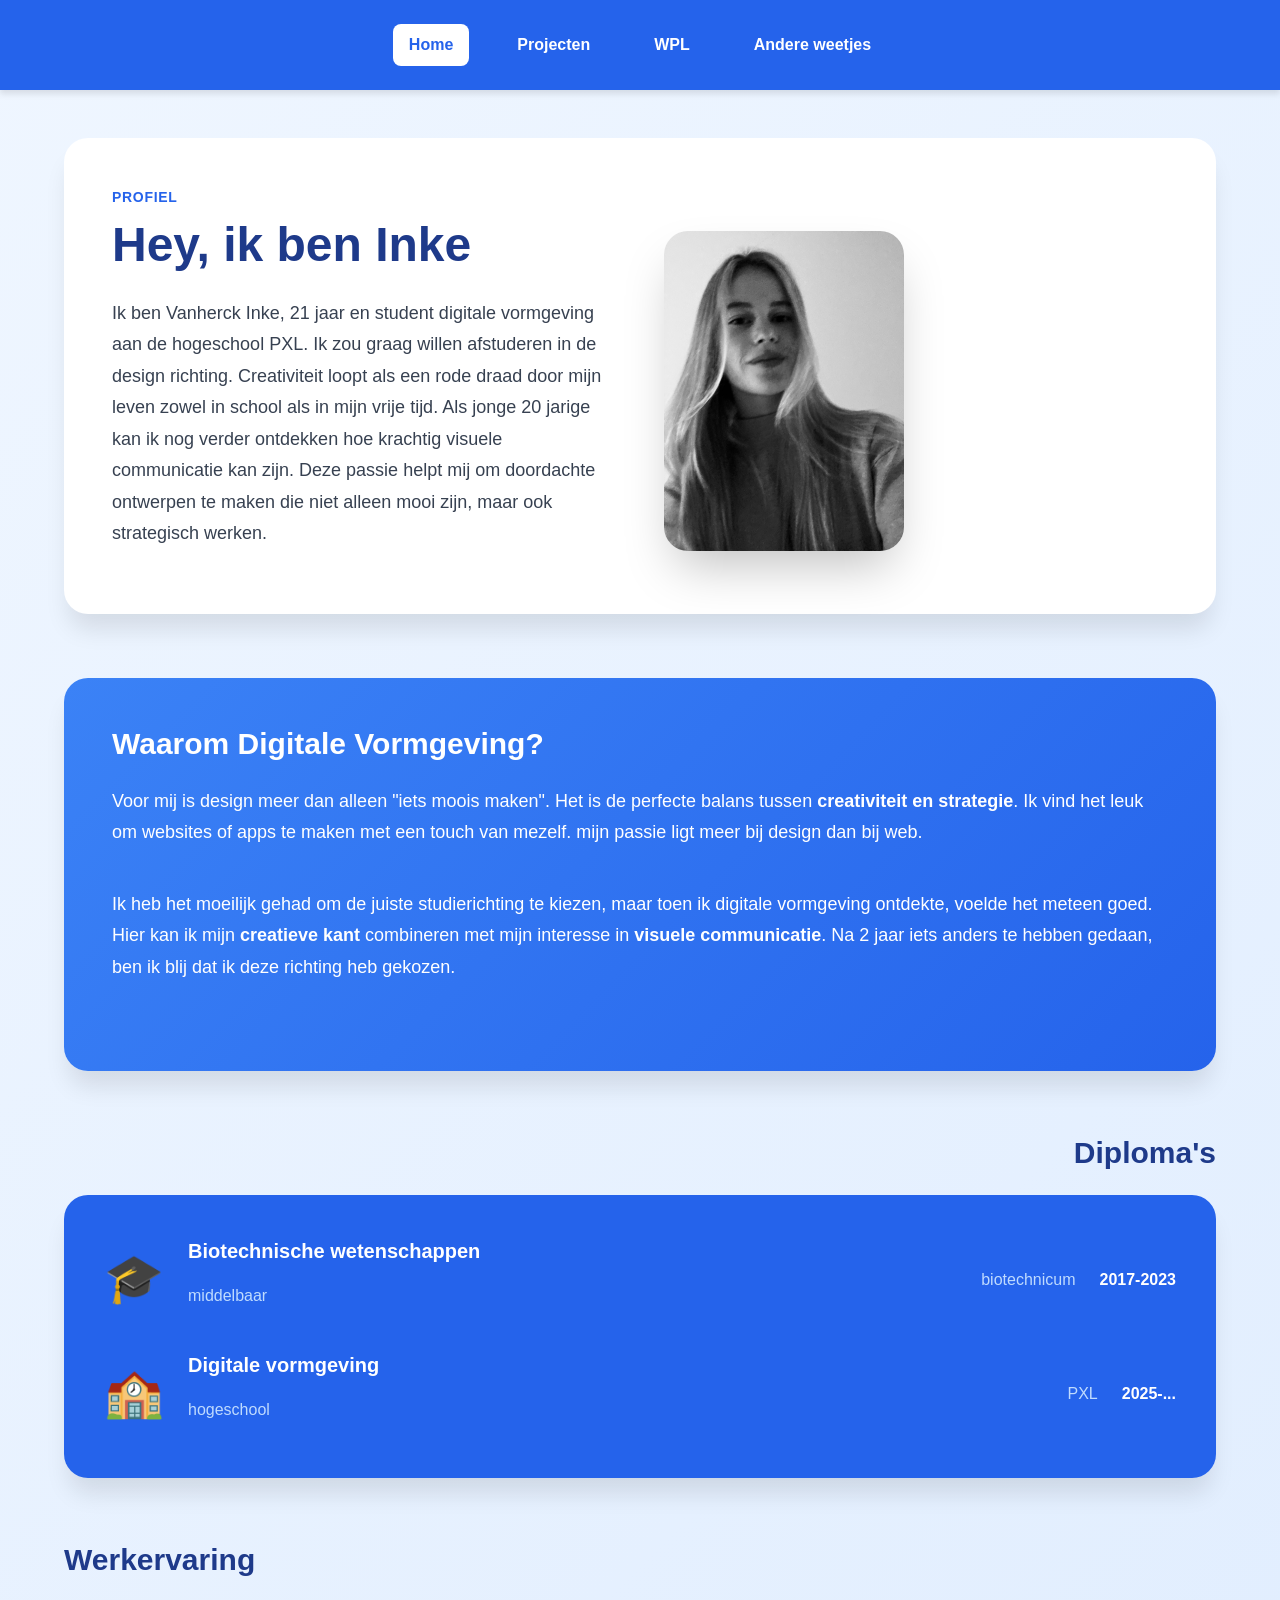
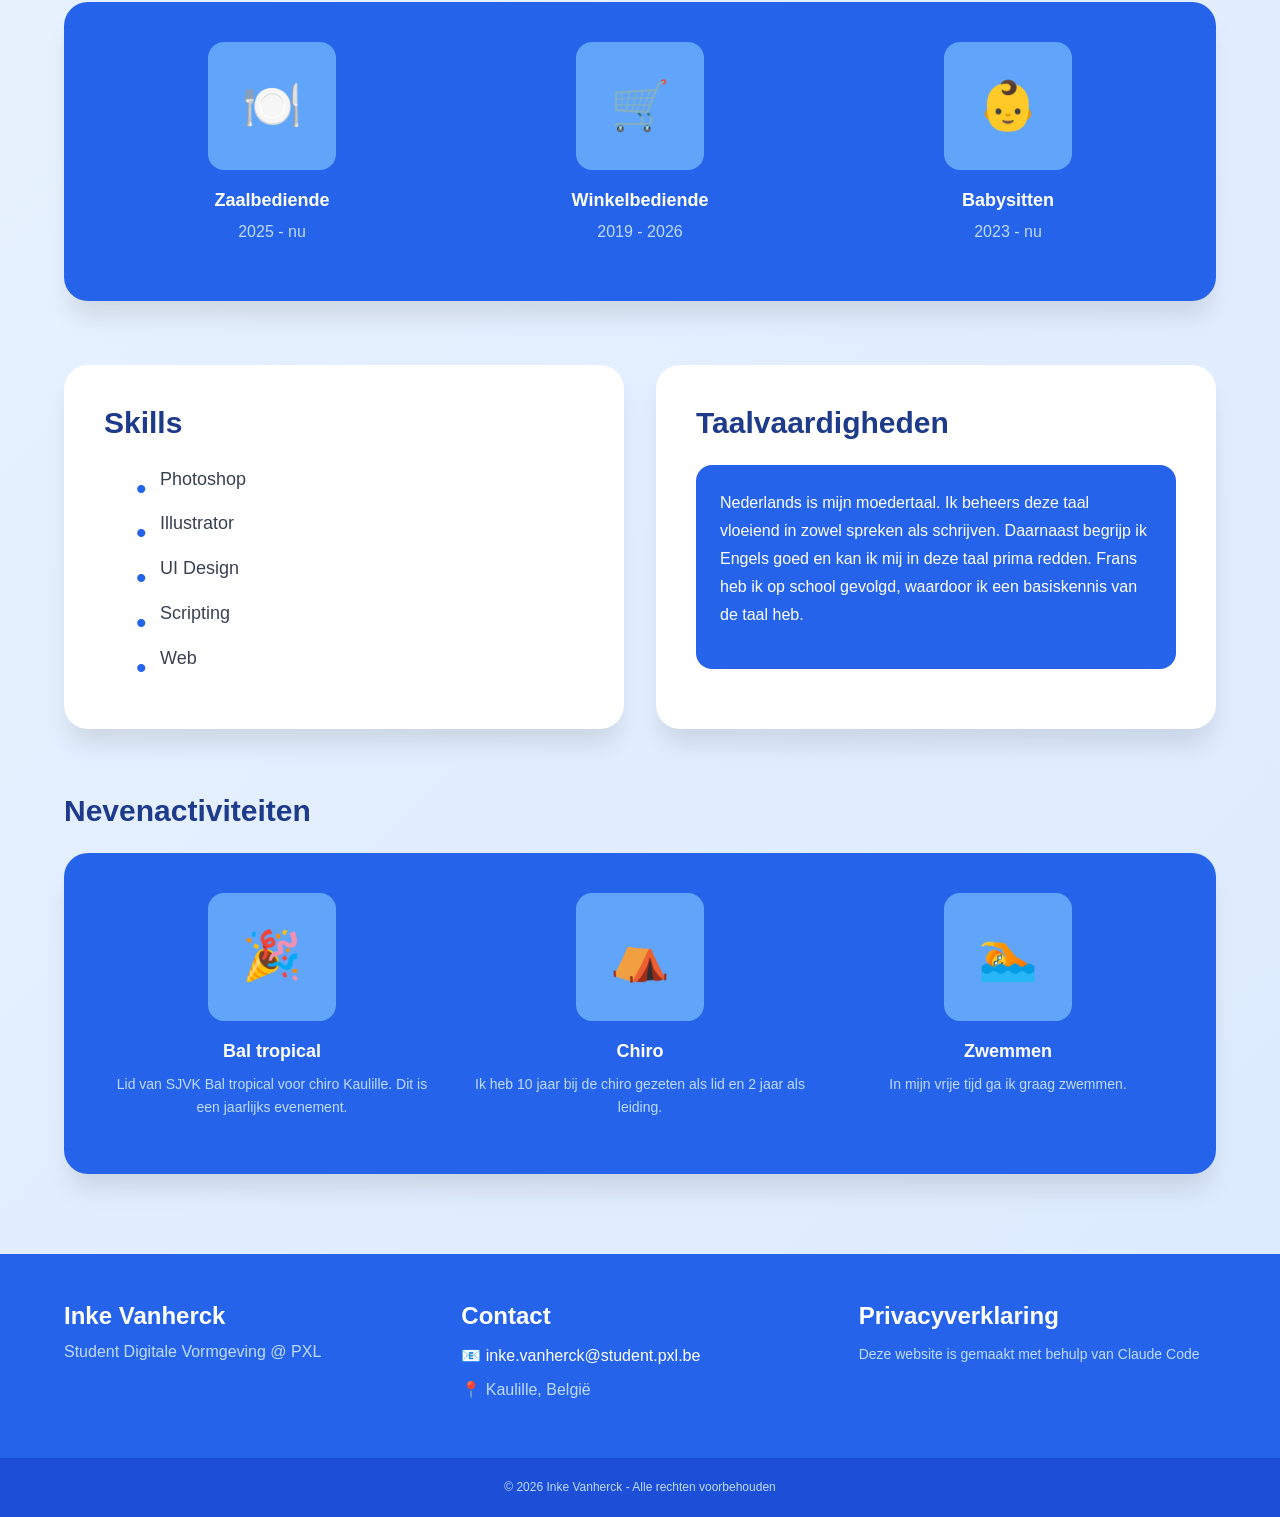
<file: index.html>
<!DOCTYPE html>
<html lang="en">
<head>
    <meta charset="UTF-8">
    <!-- Bootstrap core CSS -->
    <link href="https://cdn.jsdelivr.net/npm/bootstrap@5.3.0/dist/css/bootstrap.min.css" rel="stylesheet">
    <!-- Bootstrap Icons -->
    <link href="https://cdn.jsdelivr.net/npm/bootstrap-icons@1.10.5/font/bootstrap-icons.css" rel="stylesheet">
    <title>Inke Vanherck - Portfolio</title>
    <link rel="stylesheet" href="./portfolio/portfolioInke.css">
</head>
<body>
<!-- Navigation -->
<nav class="navbar">
    <div class="nav-container">
        <a href="index.html" class="nav-link active">Home</a>
        <a href="./portfolio/projecten.html" class="nav-link">Projecten</a>
        <a href="./portfolio/WPL.html" class="nav-link">WPL</a>
        <a href="./portfolio/andereweetjes.html" class="nav-link">Andere weetjes</a>
    </div>
</nav>

<!-- Content -->
<main class="main-container">
    <!-- Hero Section -->
    <section class="hero-section">
        <p class="label">Profiel</p>
        <div class="profile-grid">
            <div class="profile-text">
                <h1>Hey, ik ben Inke</h1>
                <p>Ik ben Vanherck Inke, 21 jaar en student digitale vormgeving aan de hogeschool PXL. Ik zou graag willen afstuderen in de design richting. Creativiteit loopt als een rode draad door mijn leven zowel in school als in mijn vrije tijd. Als jonge 20 jarige kan ik nog verder ontdekken hoe krachtig visuele communicatie kan zijn. Deze passie helpt mij om doordachte ontwerpen te maken die niet alleen mooi zijn, maar ook strategisch werken.</p>
            </div>
            <div class="profile-image-placeholder">
                <img src="./portfolio/image/mezelf.jpg" alt="Foto van Inke" class="profile-image">
            </div>
        </div>
    </section>

    <!-- Waarom DVO -->
    <section class="blue-gradient-section">
        <h2>Waarom Digitale Vormgeving?</h2>
        <div class="motivation-item">
            <div>
                <p>Voor mij is design meer dan alleen "iets moois maken". Het is de perfecte balans tussen <strong>creativiteit en strategie</strong>. Ik vind het leuk om websites of apps te maken met een touch van mezelf. mijn passie ligt meer bij design dan bij web.</p>
            </div>
        </div>
        <div class="motivation-item">
            <div>
                <p>Ik heb het moeilijk gehad om de juiste studierichting te kiezen, maar toen ik digitale vormgeving ontdekte, voelde het meteen goed. Hier kan ik mijn <strong>creatieve kant</strong> combineren met mijn interesse in <strong>visuele communicatie</strong>. Na 2 jaar iets anders te hebben gedaan, ben ik blij dat ik deze richting heb gekozen.</p>
            </div>
        </div>
    </section>

    <!-- Diploma's -->
    <section class="section">
        <h2 class="section-title-right">Diploma's</h2>
        <div class="blue-box">
            <div class="diploma-row">
                <span class="emoji">🎓</span>
                <div class="diploma-info">
                    <p class="diploma-title">Biotechnische wetenschappen</p>
                    <p class="diploma-subtitle">middelbaar</p>
                </div>
                <div class="diploma-school">biotechnicum</div>
                <div class="diploma-date">2017-2023</div>
            </div>
            <div class="diploma-row">
                <span class="emoji">🏫</span>
                <div class="diploma-info">
                    <p class="diploma-title">Digitale vormgeving</p>
                    <p class="diploma-subtitle">hogeschool</p>
                </div>
                <div class="diploma-school">PXL</div>
                <div class="diploma-date">2025-...</div>
            </div>
        </div>
    </section>

    <!-- Werkervaring -->
    <section class="section">
        <h2 class="section-title-left">Werkervaring</h2>
        <div class="blue-box">
            <div class="grid-3">
                <div class="grid-item">
                    <div class="grid-icon">🍽️</div>
                    <p class="grid-title">Zaalbediende</p>
                    <p class="grid-subtitle">2025 - nu</p>
                </div>
                <div class="grid-item">
                    <div class="grid-icon">🛒</div>
                    <p class="grid-title">Winkelbediende</p>
                    <p class="grid-subtitle">2019 - 2026</p>
                </div>
                <div class="grid-item">
                    <div class="grid-icon">👶</div>
                    <p class="grid-title">Babysitten</p>
                    <p class="grid-subtitle">2023 - nu</p>
                </div>
            </div>
        </div>
    </section>

    <!-- Skills & Talen -->
    <div class="two-column-grid">
        <section class="white-card">
            <h2>Skills</h2>
            <ul class="skill-list">
                <li>Photoshop</li>
                <li>Illustrator</li>
                <li>UI Design</li>
                <li>Scripting</li>
                <li>Web</li>
            </ul>
        </section>

        <section class="white-card">
            <h2>Taalvaardigheden</h2>
            <div class="inner-blue-box">
                <p>Nederlands is mijn moedertaal. Ik beheers deze taal vloeiend in zowel spreken als schrijven. Daarnaast begrijp ik Engels goed en kan ik mij in deze taal prima redden. Frans heb ik op school gevolgd, waardoor ik een basiskennis van de taal heb.</p>
            </div>
        </section>
    </div>

    <!-- Nevenactiviteiten -->
    <section class="section">
        <h2 class="section-title-left">Nevenactiviteiten</h2>
        <div class="blue-box">
            <div class="grid-3">
                <div class="grid-item">
                    <div class="grid-icon">🎉</div>
                    <p class="grid-title">Bal tropical</p>
                    <p class="grid-text">Lid van SJVK Bal tropical voor chiro Kaulille. Dit is een jaarlijks evenement.</p>
                </div>
                <div class="grid-item">
                    <div class="grid-icon">⛺</div>
                    <p class="grid-title">Chiro</p>
                    <p class="grid-text">Ik heb 10 jaar bij de chiro gezeten als lid en 2 jaar als leiding.</p>
                </div>
                <div class="grid-item">
                    <div class="grid-icon">🏊</div>
                    <p class="grid-title">Zwemmen</p>
                    <p class="grid-text">In mijn vrije tijd ga ik graag zwemmen.</p>
                </div>
            </div>
        </div>
    </section>
</main>

<!-- Footer -->
<footer class="footer">
    <div class="footer-content">
        <div class="footer-column">
            <h3>Inke Vanherck</h3>
            <p>Student Digitale Vormgeving @ PXL</p>
        </div>
        <div class="footer-column">
            <h4>Contact</h4>
            <p>📧 <a href="mailto:inke.vanherck@student.pxl.be">inke.vanherck@student.pxl.be</a></p>
            <p>📍 Kaulille, België</p>
        </div>
        <div class="footer-column">
            <h4>Privacyverklaring</h4>
            <p class="small-text">Deze website is gemaakt met behulp van Claude Code</p>
        </div>
    </div>
    <div class="footer-bottom">
        &copy; 2026 Inke Vanherck - Alle rechten voorbehouden
    </div>
</footer>
</body>
</html>
</file>
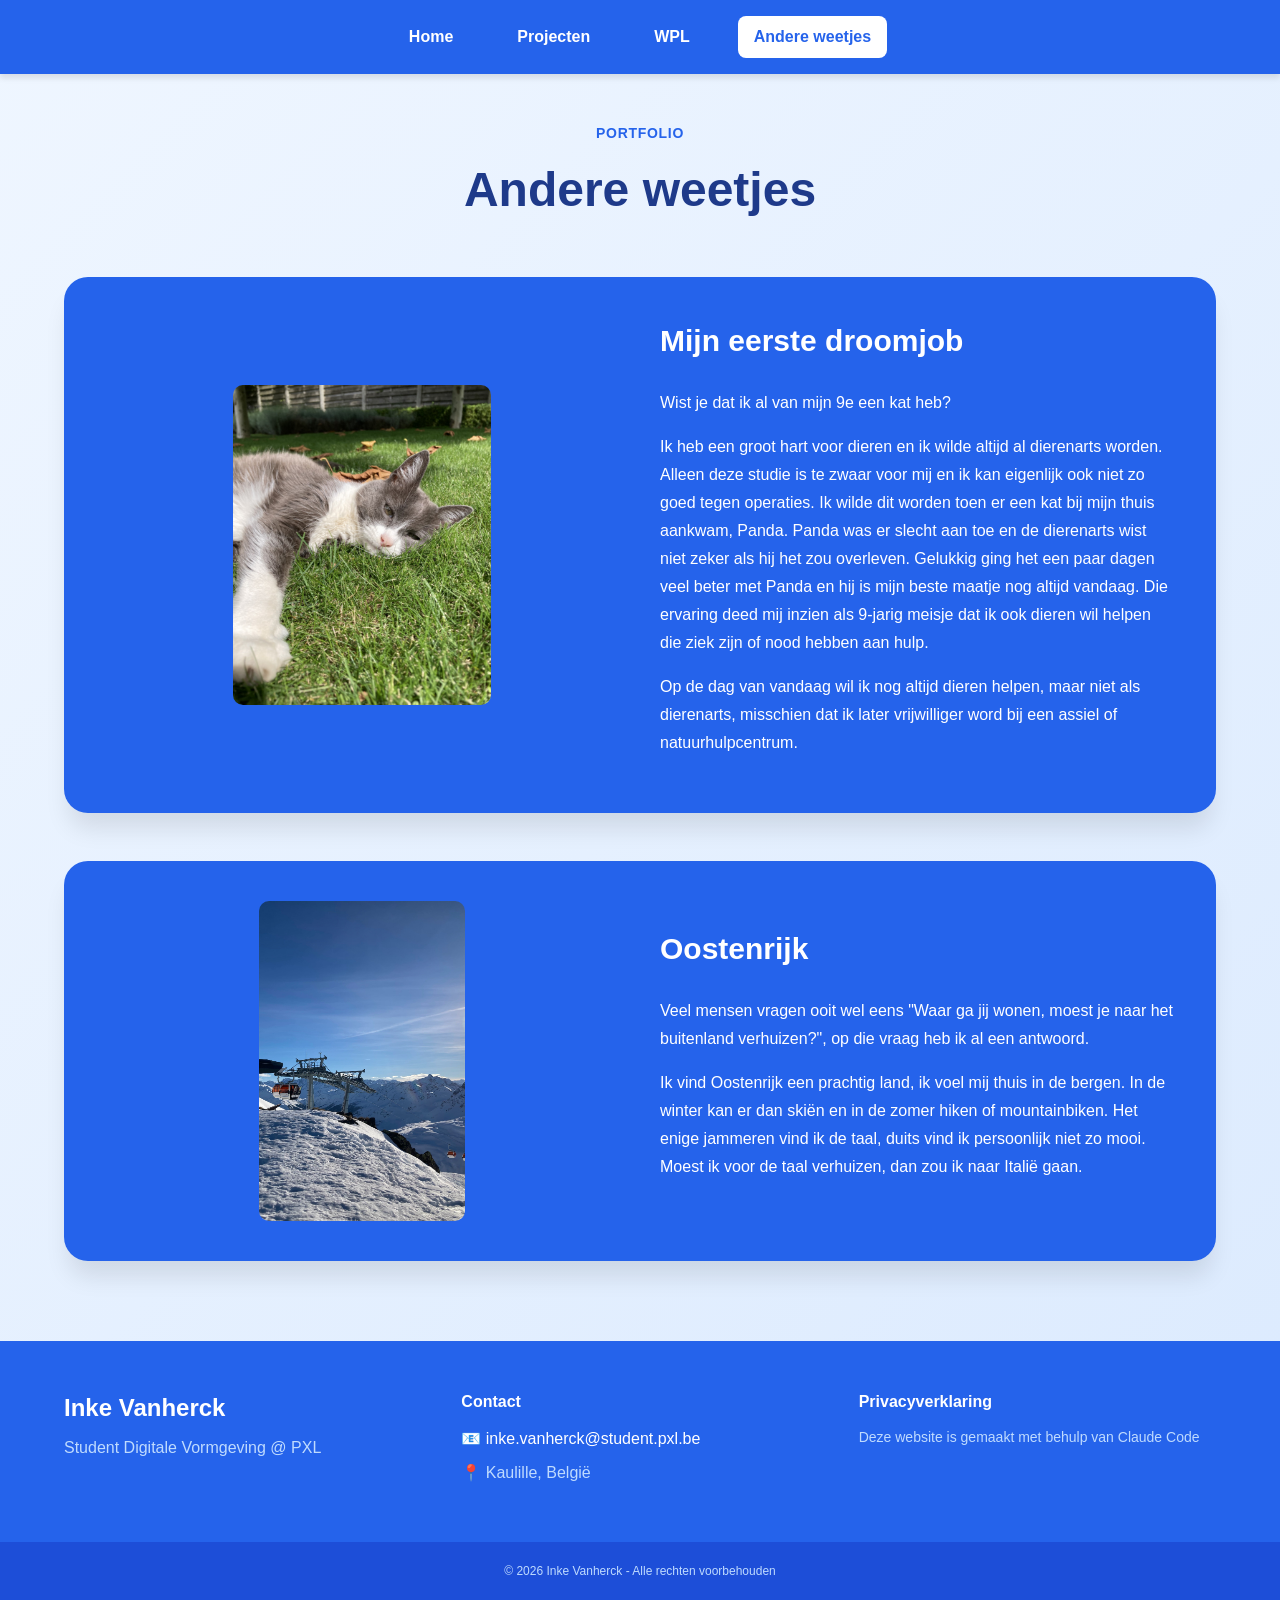
<file: portfolio/andereweetjes.html>
<!DOCTYPE html>
<html lang="nl">
<head>
    <meta charset="UTF-8">
    <meta name="viewport" content="width=device-width, initial-scale=1.0">
    <title>Inke Vanherck - Andere weetjes</title>
    <link rel="stylesheet" href="portfolioInke.css">
</head>
<body>
<!-- Navigation -->
<nav class="navbar">
    <div class="nav-container">
        <a href="../index.html" class="nav-link">Home</a>
        <a href="projecten.html" class="nav-link">Projecten</a>
        <a href="WPL.html" class="nav-link">WPL</a>
        <a href="andereweetjes.html" class="nav-link active">Andere weetjes</a>
    </div>
</nav>

<!-- Content -->
<main class="main-container">
    <!-- Header -->
    <section class="page-header">
        <p class="label">Portfolio</p>
        <h1>Andere weetjes</h1>
    </section>

    <!-- Weetje 1 - Panda -->
    <article class="weetje-card blue-box">
        <div class="weetje-grid">
            <div class="weetje-image">
                <img src="./image/panda.jpg" alt="Foto van Panda" class="panda-image">
            </div>
            <div class="weetje-text">
                <h2>Mijn eerste droomjob</h2>
                <div class="text-content">
                    <p>Wist je dat ik al van mijn 9e een kat heb?</p>
                    <p>Ik heb een groot hart voor dieren en ik wilde altijd al dierenarts worden. Alleen deze studie is te zwaar voor mij en ik kan eigenlijk ook niet zo goed tegen operaties. Ik wilde dit worden toen er een kat bij mijn thuis aankwam, Panda. Panda was er slecht aan toe en de dierenarts wist niet zeker als hij het zou overleven. Gelukkig ging het een paar dagen veel beter met Panda en hij is mijn beste maatje nog altijd vandaag. Die ervaring deed mij inzien als 9-jarig meisje dat ik ook dieren wil helpen die ziek zijn of nood hebben aan hulp.</p>
                    <p>Op de dag van vandaag wil ik nog altijd dieren helpen, maar niet als dierenarts, misschien dat ik later vrijwilliger word bij een assiel of natuurhulpcentrum.</p>
                </div>
            </div>
        </div>
    </article>

    <!-- Weetje 2 - Oostenrijk -->
    <article class="weetje-card blue-box">
        <div class="weetje-grid reverse">
            <div class="weetje-text">
                <h2>Oostenrijk</h2>
                <div class="text-content">
                    <p>Veel mensen vragen ooit wel eens "Waar ga jij wonen, moest je naar het buitenland verhuizen?", op die vraag heb ik al een antwoord.</p>
                    <p>Ik vind Oostenrijk een prachtig land, ik voel mij thuis in de bergen. In de winter kan er dan skiën en in de zomer hiken of mountainbiken. Het enige jammeren vind ik de taal, duits vind ik persoonlijk niet zo mooi. Moest ik voor de taal verhuizen, dan zou ik naar Italië gaan.</p>
                </div>
            </div>
            <div class="weetje-image">
                <img src="./image/oostenrijk.jpg" alt="Foto van Oostenrijk" class="oostenrijk-image">
            </div>
        </div>
    </article>
</main>

<!-- Footer -->
<footer class="footer">
    <div class="footer-content">
        <div class="footer-column">
            <h3>Inke Vanherck</h3>
            <p>Student Digitale Vormgeving @ PXL</p>
        </div>
        <div class="footer-column">
            <h4>Contact</h4>
            <p>📧 <a href="mailto:inke.vanherck@student.pxl.be">inke.vanherck@student.pxl.be</a></p>
            <p>📍 Kaulille, België</p>
        </div>
        <div class="footer-column">
            <h4>Privacyverklaring</h4>
            <p class="small-text">Deze website is gemaakt met behulp van Claude Code</p>
        </div>
    </div>
    <div class="footer-bottom">
        &copy; 2026 Inke Vanherck - Alle rechten voorbehouden
    </div>
</footer>
</body>
</html>
</file>
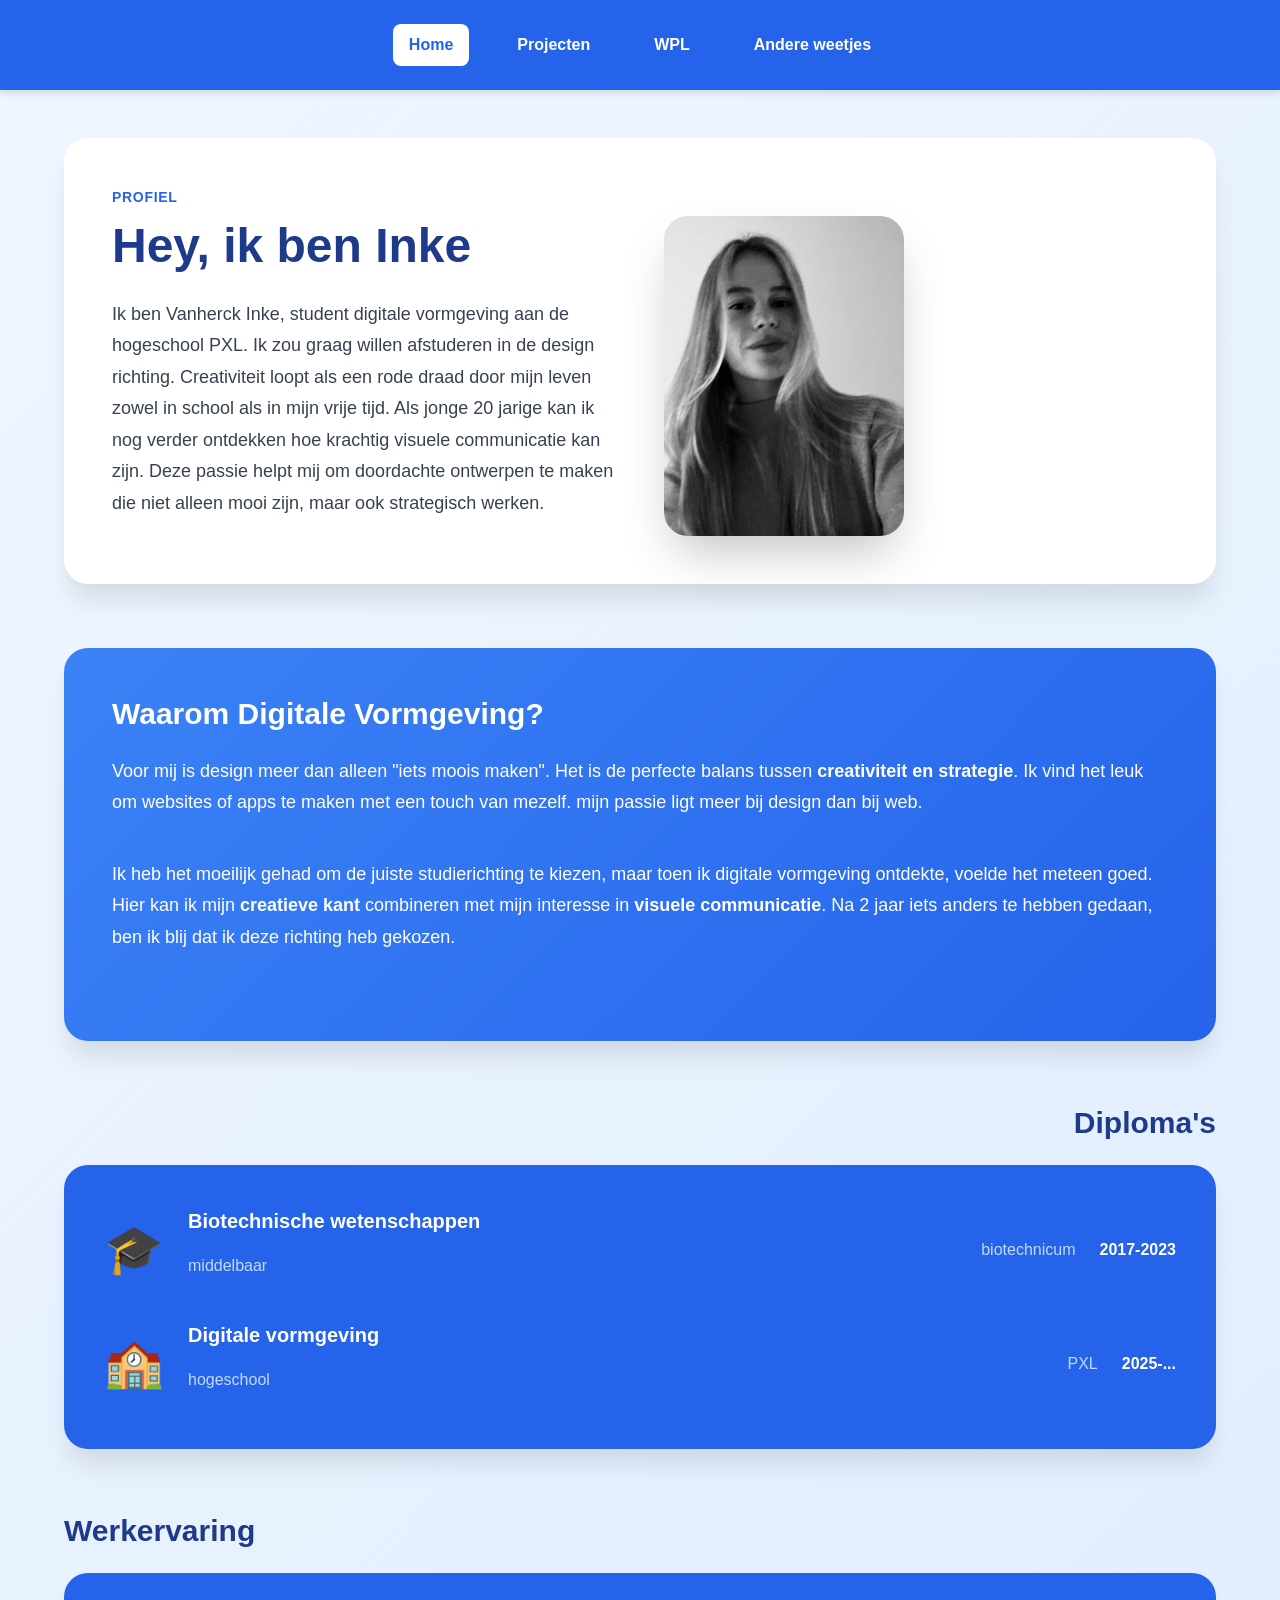
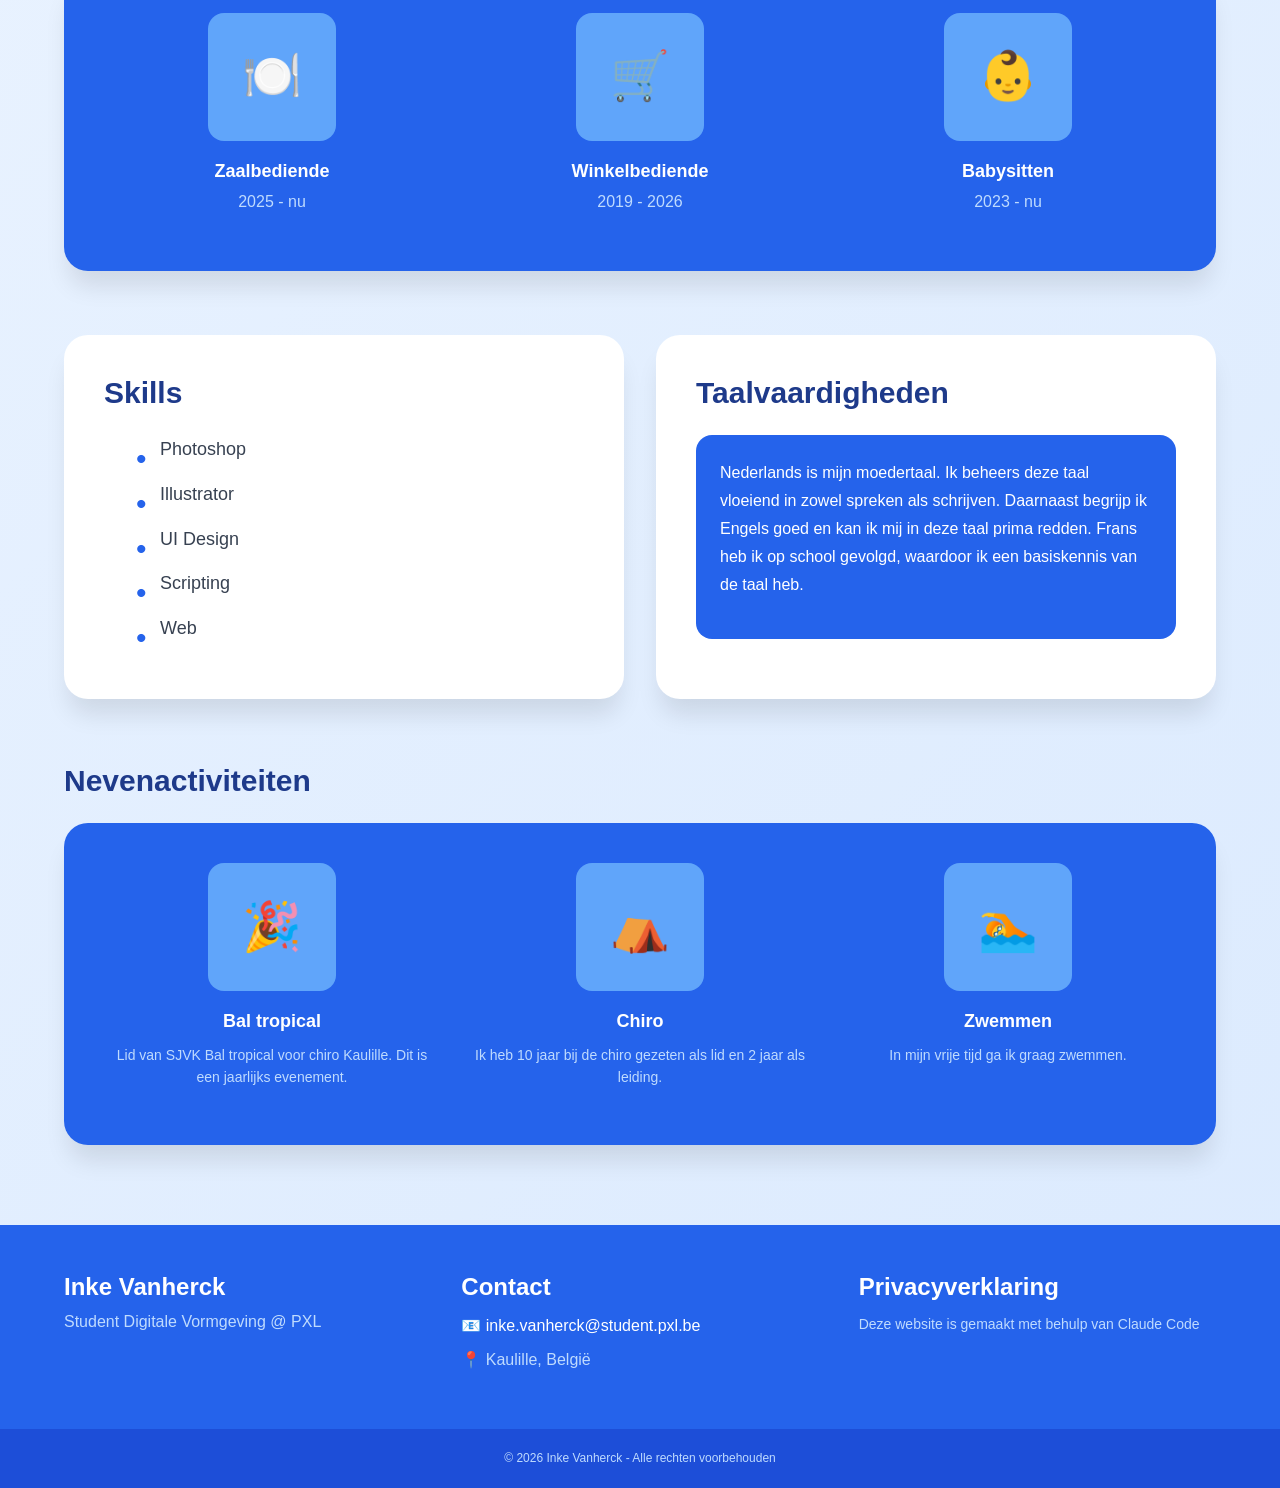
<file: portfolio/portfolioInke.html>
<!DOCTYPE html>
<html lang="nl">
<head>
    <meta charset="UTF-8">
    <meta name="viewport" content="width=device-width, initial-scale=1.0">
    <!-- Added Bootstrap CSS and Bootstrap Icons -->
    <link href="https://cdn.jsdelivr.net/npm/bootstrap@5.3.0/dist/css/bootstrap.min.css" rel="stylesheet">
    <link href="https://cdn.jsdelivr.net/npm/bootstrap-icons@1.10.5/font/bootstrap-icons.css" rel="stylesheet">
    <title>Inke Vanherck - Portfolio</title>
    <link rel="stylesheet" href="portfolioInke.css">
</head>
<body>

<nav class="navbar">
    <div class="nav-container">
        <a href="portfolioInke.html" class="nav-link active">Home</a>
        <a href="projecten.html" class="nav-link">Projecten</a>
        <a href="WPL.html" class="nav-link">WPL</a>
        <a href="andereweetjes.html" class="nav-link">Andere weetjes</a>
    </div>
</nav>


<main class="main-container">
    <!-- Hero Section -->
    <section class="hero-section">
        <p class="label">Profiel</p>
        <div class="profile-grid">
            <div class="profile-text">
                <h1>Hey, ik ben Inke</h1>
                <p>Ik ben Vanherck Inke, student digitale vormgeving aan de hogeschool PXL. Ik zou graag willen afstuderen in de design richting. Creativiteit loopt als een rode draad door mijn leven zowel in school als in mijn vrije tijd. Als jonge 20 jarige kan ik nog verder ontdekken hoe krachtig visuele communicatie kan zijn. Deze passie helpt mij om doordachte ontwerpen te maken die niet alleen mooi zijn, maar ook strategisch werken.</p>
            </div>
            <div class="profile-image-placeholder">
                <img src="../.idea/mezelf.jpg" alt="Foto van Inke" class="profile-image">
            </div>
        </div>
    </section>


    <section class="blue-gradient-section">
        <h2>Waarom Digitale Vormgeving?</h2>
        <div class="motivation-item">
            <div>
                <p>Voor mij is design meer dan alleen "iets moois maken". Het is de perfecte balans tussen <strong>creativiteit en strategie</strong>. Ik vind het leuk om websites of apps te maken met een touch van mezelf. mijn passie ligt meer bij design dan bij web.</p>
            </div>
        </div>
        <div class="motivation-item">
            <div>
                <p>Ik heb het moeilijk gehad om de juiste studierichting te kiezen, maar toen ik digitale vormgeving ontdekte, voelde het meteen goed. Hier kan ik mijn <strong>creatieve kant</strong> combineren met mijn interesse in <strong>visuele communicatie</strong>. Na 2 jaar iets anders te hebben gedaan, ben ik blij dat ik deze richting heb gekozen.</p>
            </div>
        </div>
    </section>


    <section class="section">
        <h2 class="section-title-right">Diploma's</h2>
        <div class="blue-box">
            <div class="diploma-row">
                <span class="emoji">🎓</span>
                <div class="diploma-info">
                    <p class="diploma-title">Biotechnische wetenschappen</p>
                    <p class="diploma-subtitle">middelbaar</p>
                </div>
                <div class="diploma-school">biotechnicum</div>
                <div class="diploma-date">2017-2023</div>
            </div>
            <div class="diploma-row">
                <span class="emoji">🏫</span>
                <div class="diploma-info">
                    <p class="diploma-title">Digitale vormgeving</p>
                    <p class="diploma-subtitle">hogeschool</p>
                </div>
                <div class="diploma-school">PXL</div>
                <div class="diploma-date">2025-...</div>
            </div>
        </div>
    </section>


    <section class="section">
        <h2 class="section-title-left">Werkervaring</h2>
        <div class="blue-box">
            <div class="grid-3">
                <div class="grid-item">
                    <div class="grid-icon">🍽️</div>
                    <p class="grid-title">Zaalbediende</p>
                    <p class="grid-subtitle">2025 - nu</p>
                </div>
                <div class="grid-item">
                    <div class="grid-icon">🛒</div>
                    <p class="grid-title">Winkelbediende</p>
                    <p class="grid-subtitle">2019 - 2026</p>
                </div>
                <div class="grid-item">
                    <div class="grid-icon">👶</div>
                    <p class="grid-title">Babysitten</p>
                    <p class="grid-subtitle">2023 - nu</p>
                </div>
            </div>
        </div>
    </section>


    <div class="two-column-grid">
        <section class="white-card">
            <h2>Skills</h2>
            <ul class="skill-list">
                <li>Photoshop</li>
                <li>Illustrator</li>
                <li>UI Design</li>
                <li>Scripting</li>
                <li>Web</li>
            </ul>
        </section>

        <section class="white-card">
            <h2>Taalvaardigheden</h2>
            <div class="inner-blue-box">
                <p>Nederlands is mijn moedertaal. Ik beheers deze taal vloeiend in zowel spreken als schrijven. Daarnaast begrijp ik Engels goed en kan ik mij in deze taal prima redden. Frans heb ik op school gevolgd, waardoor ik een basiskennis van de taal heb.</p>
            </div>
        </section>
    </div>


    <section class="section">
        <h2 class="section-title-left">Nevenactiviteiten</h2>
        <div class="blue-box">
            <div class="grid-3">
                <div class="grid-item">
                    <div class="grid-icon">🎉</div>
                    <p class="grid-title">Bal tropical</p>
                    <p class="grid-text">Lid van SJVK Bal tropical voor chiro Kaulille. Dit is een jaarlijks evenement.</p>
                </div>
                <div class="grid-item">
                    <div class="grid-icon">⛺</div>
                    <p class="grid-title">Chiro</p>
                    <p class="grid-text">Ik heb 10 jaar bij de chiro gezeten als lid en 2 jaar als leiding.</p>
                </div>
                <div class="grid-item">
                    <div class="grid-icon">🏊</div>
                    <p class="grid-title">Zwemmen</p>
                    <p class="grid-text">In mijn vrije tijd ga ik graag zwemmen.</p>
                </div>
            </div>
        </div>
    </section>
</main>


<footer class="footer">
    <div class="footer-content">
        <div class="footer-column">
            <h3>Inke Vanherck</h3>
            <p>Student Digitale Vormgeving @ PXL</p>
        </div>
        <div class="footer-column">
            <h4>Contact</h4>
            <p>📧 <a href="mailto:inke.vanherck@student.pxl.be">inke.vanherck@student.pxl.be</a></p>
            <p>📍 Kaulille, België</p>
        </div>
        <div class="footer-column">
            <h4>Privacyverklaring</h4>
            <p class="small-text">Deze website is gemaakt met behulp van Claude Code</p>
        </div>
    </div>
    <div class="footer-bottom">
        &copy; 2026 Inke Vanherck - Alle rechten voorbehouden
    </div>
</footer>
</body>
</html>
</file>
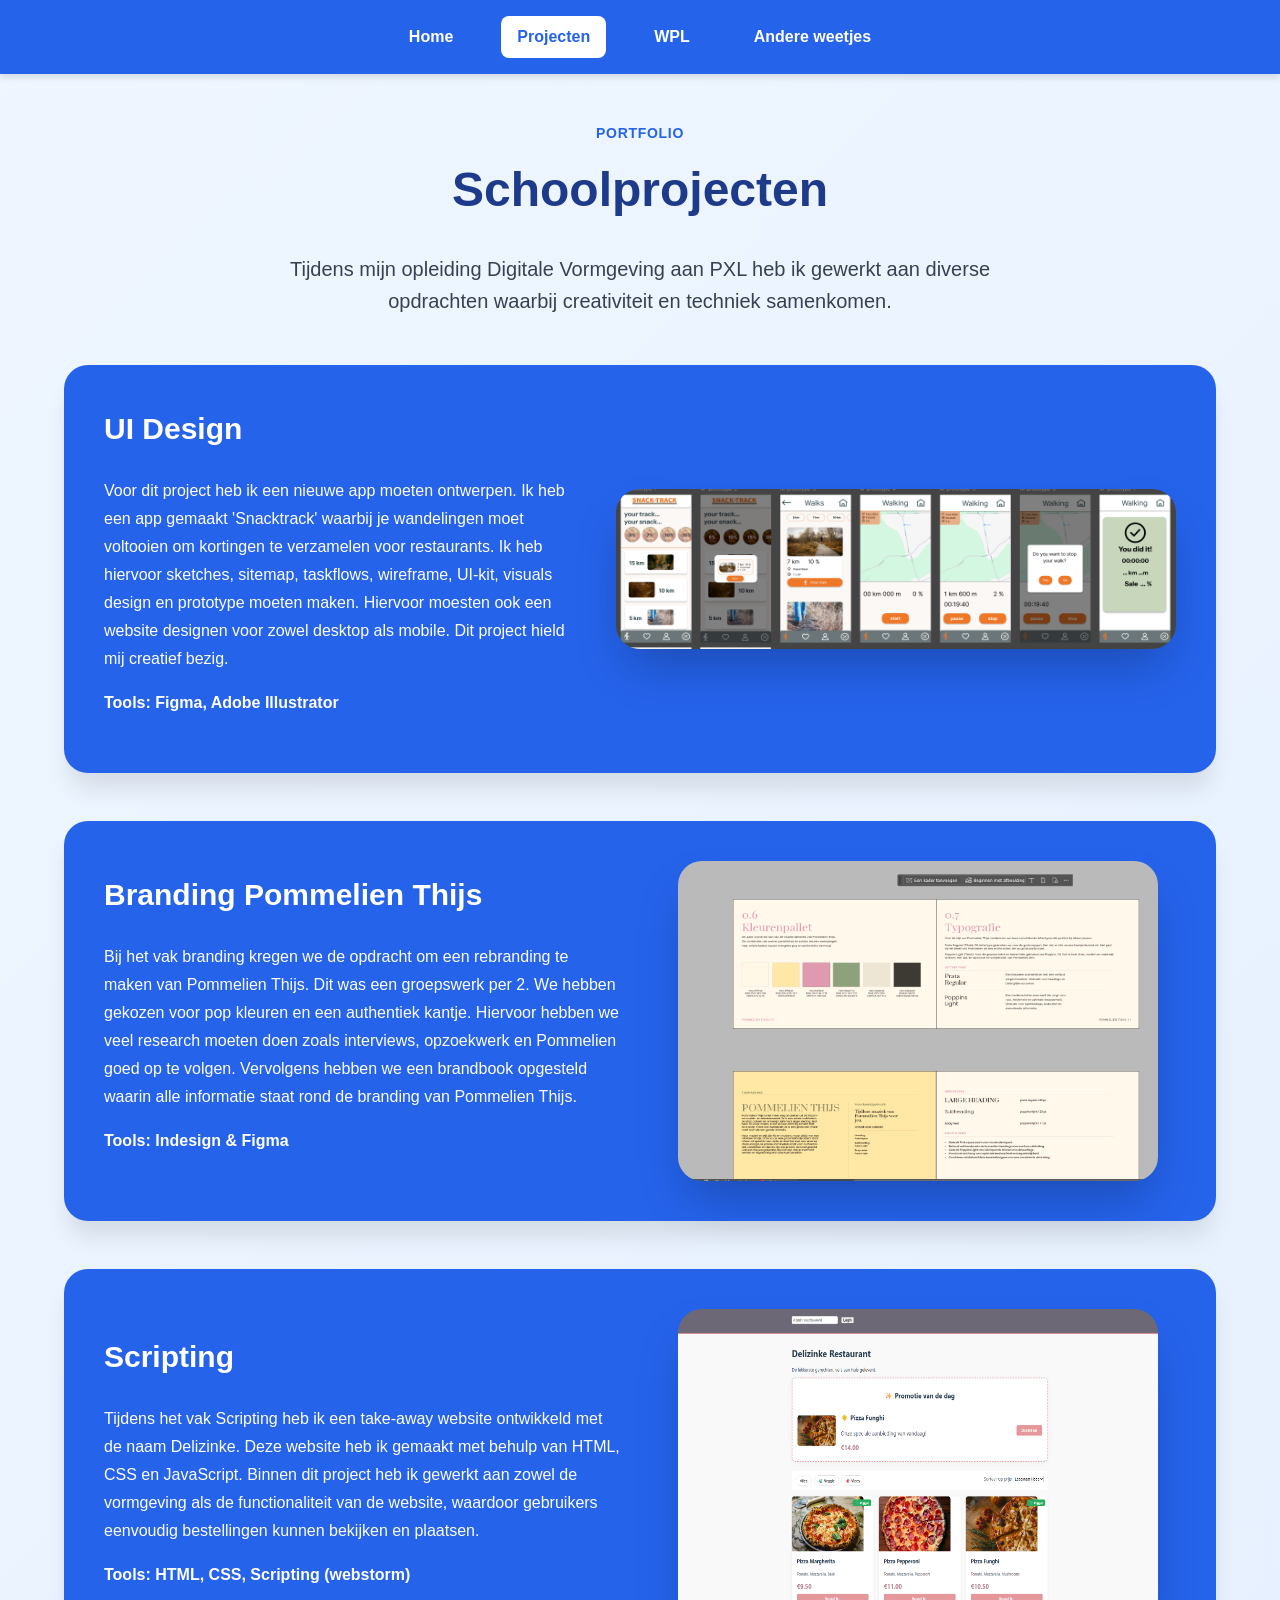
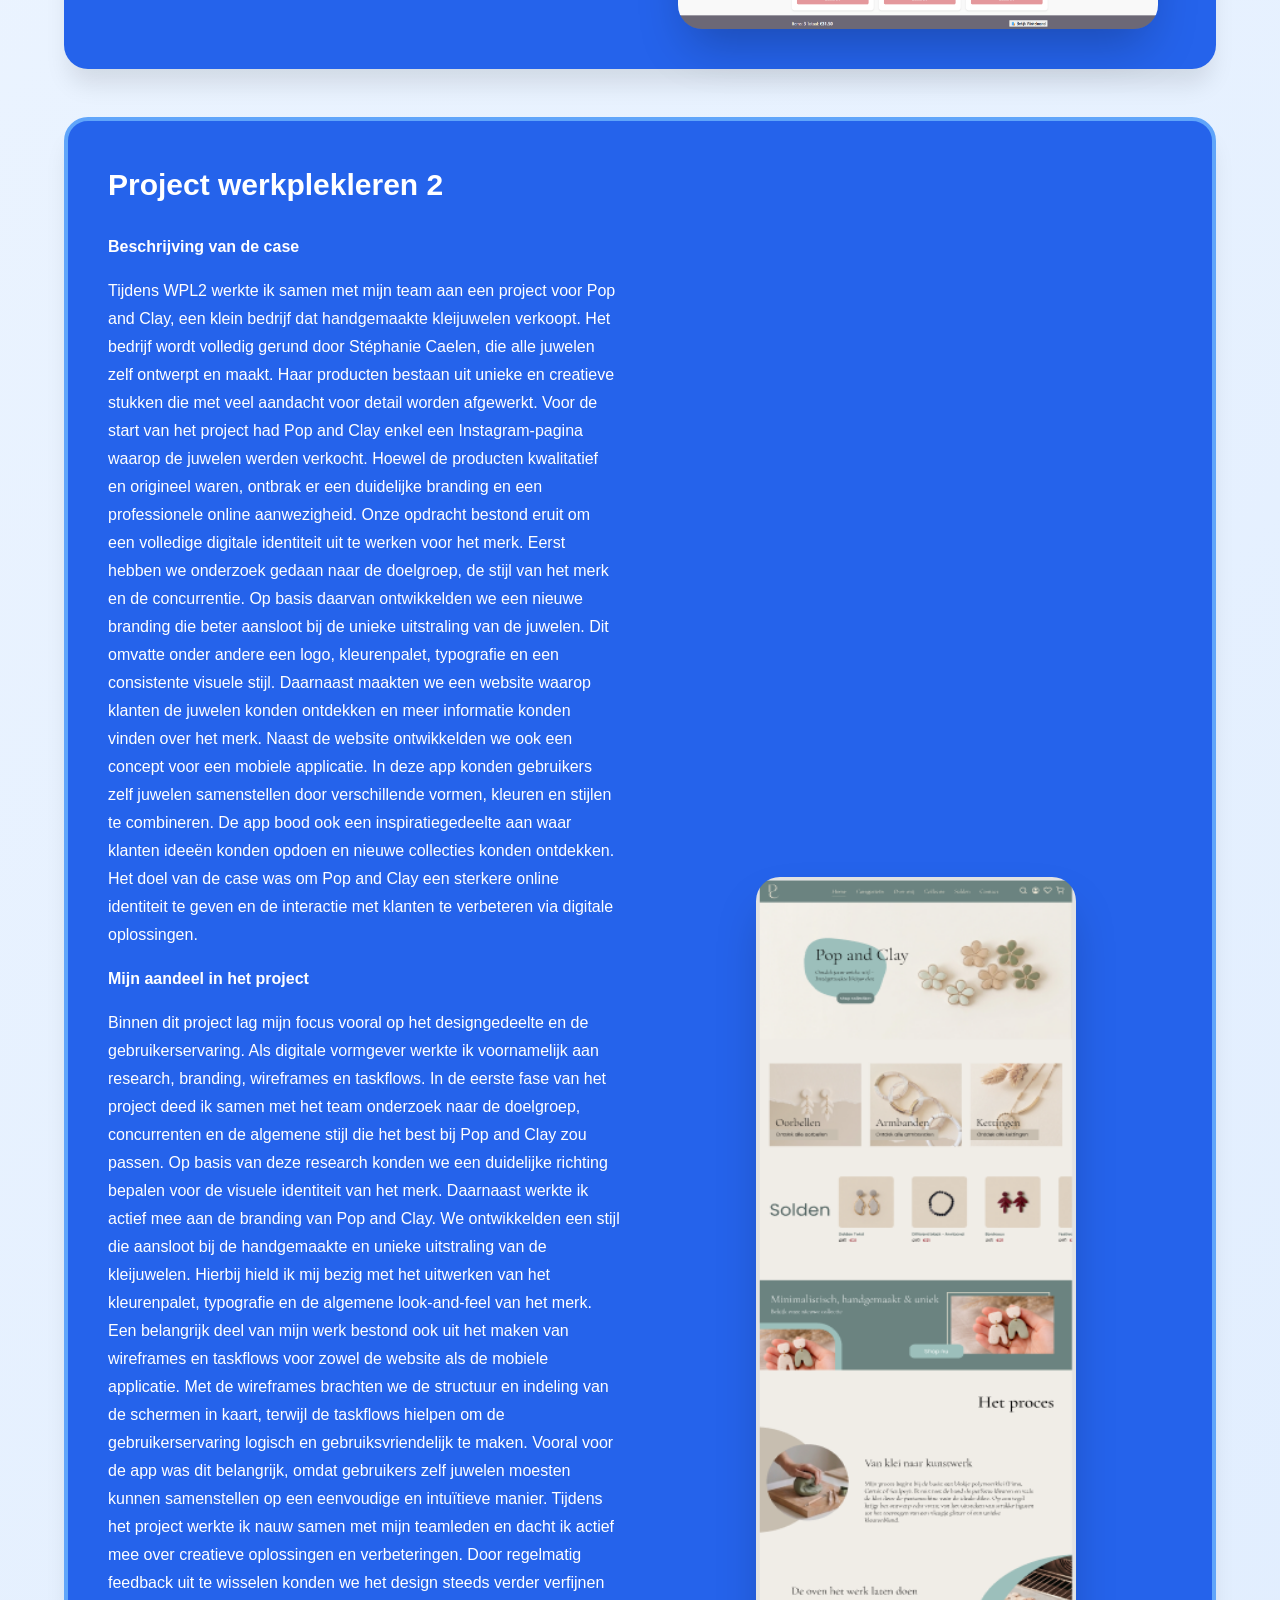
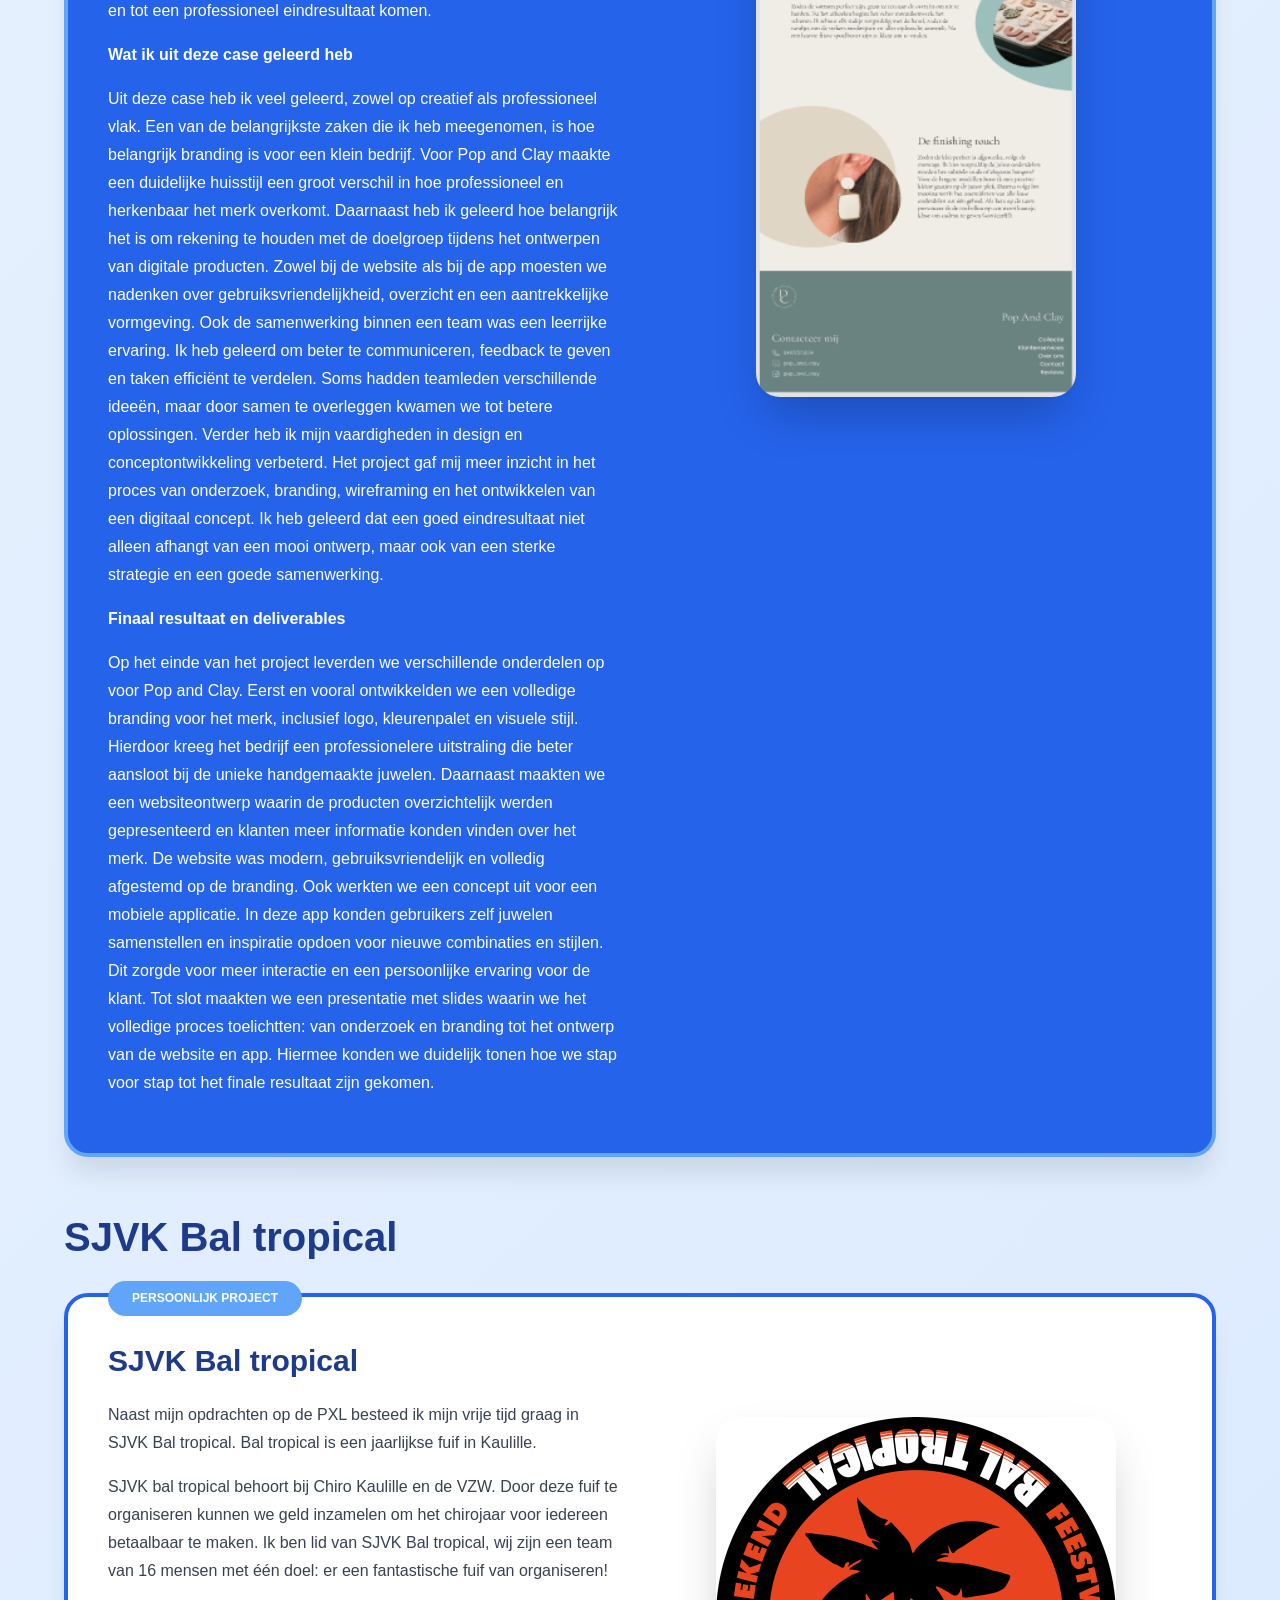
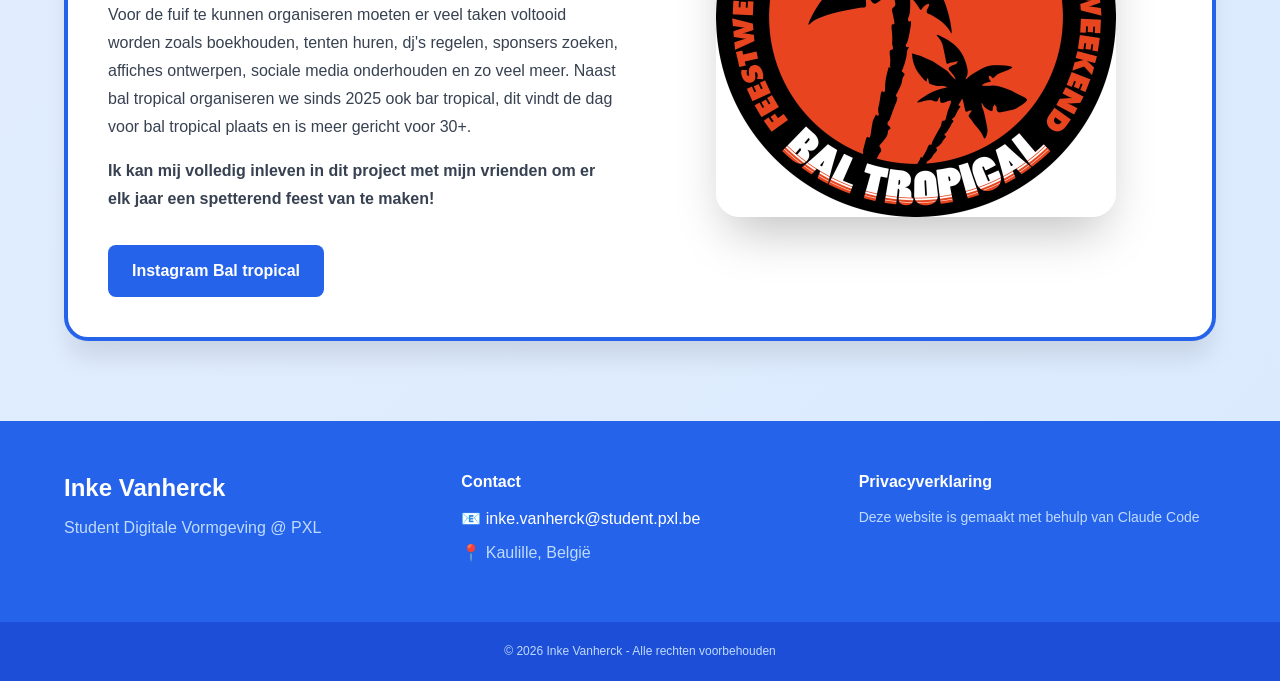
<file: portfolio/projecten.html>
<!DOCTYPE html>
<html lang="nl">
<head>
    <meta charset="UTF-8">
    <meta name="viewport" content="width=device-width, initial-scale=1.0">
    <title>Inke Vanherck - Projecten</title>
    <link rel="stylesheet" href="portfolioInke.css">
</head>
<body>
<!-- Navigation -->
<nav class="navbar">
    <div class="nav-container">
        <a href="../index.html" class="nav-link">Home</a>
        <a href="projecten.html" class="nav-link active">Projecten</a>
        <a href="WPL.html" class="nav-link">WPL</a>
        <a href="andereweetjes.html" class="nav-link">Andere weetjes</a>
    </div>
</nav>

<!-- Content -->
<main class="main-container">
    <!-- Header -->
    <section class="page-header">
        <p class="label">Portfolio</p>
        <h1>Schoolprojecten</h1>
        <p class="page-intro">Tijdens mijn opleiding Digitale Vormgeving aan PXL heb ik gewerkt aan diverse opdrachten waarbij creativiteit en techniek samenkomen.</p>
    </section>

    <!-- Project 1 - UI Design -->
    <article class="project-card blue-box">
        <div class="project-grid">
            <div class="project-text">
                <h2>UI Design</h2>
                <p>Voor dit project heb ik een nieuwe app moeten ontwerpen. Ik heb een app gemaakt 'Snacktrack' waarbij je wandelingen moet voltooien om kortingen te verzamelen voor restaurants. Ik heb hiervoor sketches, sitemap, taskflows, wireframe, UI-kit, visuals design en prototype moeten maken. Hiervoor moesten ook een website designen voor zowel desktop als mobile. Dit project hield mij creatief bezig.</p>
                <p class="project-tools"><strong>Tools:</strong> Figma, Adobe Illustrator</p>
            </div>
            <div class="project-image">
                <img src="./image/ui%20design.png" alt="Foto van UI" class="UI-image">
            </div>
        </div>
    </article>

    <!-- Project 2 - Branding -->
    <article class="project-card blue-box">
        <div class="project-grid reverse">
            <div class="project-image">
                <img src="./image/Pommelien.png" alt="Foto van branding" class="branding-image">
            </div>
            <div class="project-text">
                <h2>Branding Pommelien Thijs</h2>
                <p>Bij het vak branding kregen we de opdracht om een rebranding te maken van Pommelien Thijs. Dit was een groepswerk per 2. We hebben gekozen voor pop kleuren en een authentiek kantje. Hiervoor hebben we veel research moeten doen zoals interviews, opzoekwerk en Pommelien goed op te volgen. Vervolgens hebben we een brandbook opgesteld waarin alle informatie staat rond de branding van Pommelien Thijs.</p>
                <p class="project-tools"><strong>Tools:</strong> Indesign & Figma</p>
            </div>
        </div>
    </article>

    <!-- Project 3 - Scripting -->
    <article class="project-card blue-box">
        <div class="project-grid">
            <div class="project-text">
                <h2>Scripting</h2>
                <p>Tijdens het vak Scripting heb ik een take-away website ontwikkeld met de naam Delizinke. Deze website heb ik gemaakt met behulp van HTML, CSS en JavaScript. Binnen dit project heb ik gewerkt aan zowel de vormgeving als de functionaliteit van de website, waardoor gebruikers eenvoudig bestellingen kunnen bekijken en plaatsen.</p>
                <p class="project-tools"><strong>Tools:</strong> HTML, CSS, Scripting (webstorm)</p>
            </div>
            <div class="project-image">
                <img src="./image/delizinke.png" alt="Foto van scripting" class="scripting-image">
            </div>
        </div>
    </article>

    <!-- Project 4 - Project werkplekleren 2 -->
    <article class="project-card blue-box special-project">
        <div class="project-grid reverse">
            <div class="project-image">
                <img src="./image/Popandclaywebsite.png" alt="Foto van website" class="website-image">
            </div>
            <div class="project-text">
                <h2>Project werkplekleren 2</h2>
                <p class="project-tools"><strong>Beschrijving van de case</strong></p>
                    <p>Tijdens WPL2 werkte ik samen met mijn team aan een project voor Pop and Clay, een klein bedrijf dat handgemaakte kleijuwelen verkoopt. Het bedrijf wordt volledig gerund door Stéphanie Caelen, die alle juwelen zelf ontwerpt en maakt. Haar producten bestaan uit unieke en creatieve stukken die met veel aandacht voor detail worden afgewerkt. Voor de start van het project had Pop and Clay enkel een Instagram-pagina waarop de juwelen werden verkocht. Hoewel de producten kwalitatief en origineel waren, ontbrak er een duidelijke branding en een professionele online aanwezigheid.

                        Onze opdracht bestond eruit om een volledige digitale identiteit uit te werken voor het merk. Eerst hebben we onderzoek gedaan naar de doelgroep, de stijl van het merk en de concurrentie. Op basis daarvan ontwikkelden we een nieuwe branding die beter aansloot bij de unieke uitstraling van de juwelen. Dit omvatte onder andere een logo, kleurenpalet, typografie en een consistente visuele stijl.

                        Daarnaast maakten we een website waarop klanten de juwelen konden ontdekken en meer informatie konden vinden over het merk. Naast de website ontwikkelden we ook een concept voor een mobiele applicatie. In deze app konden gebruikers zelf juwelen samenstellen door verschillende vormen, kleuren en stijlen te combineren. De app bood ook een inspiratiegedeelte aan waar klanten ideeën konden opdoen en nieuwe collecties konden ontdekken.

                        Het doel van de case was om Pop and Clay een sterkere online identiteit te geven en de interactie met klanten te verbeteren via digitale oplossingen.</p>

                <p class="project-tools"><strong>Mijn aandeel in het project</strong></p>
                <p>Binnen dit project lag mijn focus vooral op het designgedeelte en de gebruikerservaring. Als digitale vormgever werkte ik voornamelijk aan research, branding, wireframes en taskflows. In de eerste fase van het project deed ik samen met het team onderzoek naar de doelgroep, concurrenten en de algemene stijl die het best bij Pop and Clay zou passen. Op basis van deze research konden we een duidelijke richting bepalen voor de visuele identiteit van het merk.

                    Daarnaast werkte ik actief mee aan de branding van Pop and Clay. We ontwikkelden een stijl die aansloot bij de handgemaakte en unieke uitstraling van de kleijuwelen. Hierbij hield ik mij bezig met het uitwerken van het kleurenpalet, typografie en de algemene look-and-feel van het merk.

                    Een belangrijk deel van mijn werk bestond ook uit het maken van wireframes en taskflows voor zowel de website als de mobiele applicatie. Met de wireframes brachten we de structuur en indeling van de schermen in kaart, terwijl de taskflows hielpen om de gebruikerservaring logisch en gebruiksvriendelijk te maken. Vooral voor de app was dit belangrijk, omdat gebruikers zelf juwelen moesten kunnen samenstellen op een eenvoudige en intuïtieve manier.

                    Tijdens het project werkte ik nauw samen met mijn teamleden en dacht ik actief mee over creatieve oplossingen en verbeteringen. Door regelmatig feedback uit te wisselen konden we het design steeds verder verfijnen en tot een professioneel eindresultaat komen.</p>

                <p class="project-tools"><strong>Wat ik uit deze case geleerd heb</strong></p>
                <p>Uit deze case heb ik veel geleerd, zowel op creatief als professioneel vlak. Een van de belangrijkste zaken die ik heb meegenomen, is hoe belangrijk branding is voor een klein bedrijf. Voor Pop and Clay maakte een duidelijke huisstijl een groot verschil in hoe professioneel en herkenbaar het merk overkomt.

                    Daarnaast heb ik geleerd hoe belangrijk het is om rekening te houden met de doelgroep tijdens het ontwerpen van digitale producten. Zowel bij de website als bij de app moesten we nadenken over gebruiksvriendelijkheid, overzicht en een aantrekkelijke vormgeving.

                    Ook de samenwerking binnen een team was een leerrijke ervaring. Ik heb geleerd om beter te communiceren, feedback te geven en taken efficiënt te verdelen. Soms hadden teamleden verschillende ideeën, maar door samen te overleggen kwamen we tot betere oplossingen.

                    Verder heb ik mijn vaardigheden in design en conceptontwikkeling verbeterd. Het project gaf mij meer inzicht in het proces van onderzoek, branding, wireframing en het ontwikkelen van een digitaal concept. Ik heb geleerd dat een goed eindresultaat niet alleen afhangt van een mooi ontwerp, maar ook van een sterke strategie en een goede samenwerking.</p>

                <p class="project-tools"><strong>Finaal resultaat en deliverables</strong></p>
                <p>Op het einde van het project leverden we verschillende onderdelen op voor Pop and Clay. Eerst en vooral ontwikkelden we een volledige branding voor het merk, inclusief logo, kleurenpalet en visuele stijl. Hierdoor kreeg het bedrijf een professionelere uitstraling die beter aansloot bij de unieke handgemaakte juwelen.

                    Daarnaast maakten we een websiteontwerp waarin de producten overzichtelijk werden gepresenteerd en klanten meer informatie konden vinden over het merk. De website was modern, gebruiksvriendelijk en volledig afgestemd op de branding.

                    Ook werkten we een concept uit voor een mobiele applicatie. In deze app konden gebruikers zelf juwelen samenstellen en inspiratie opdoen voor nieuwe combinaties en stijlen. Dit zorgde voor meer interactie en een persoonlijke ervaring voor de klant.

                    Tot slot maakten we een presentatie met slides waarin we het volledige proces toelichtten: van onderzoek en branding tot het ontwerp van de website en app. Hiermee konden we duidelijk tonen hoe we stap voor stap tot het finale resultaat zijn gekomen.</p>

            </div>
        </div>
    </article>


    <!-- Persoonlijk Project - Bal Tropical -->
    <section class="section">
        <h2 class="section-title-left large">SJVK Bal tropical</h2>
        <div class="personal-project-card">
            <div class="personal-badge">Persoonlijk Project</div>
            <div class="project-grid">
                <div class="project-text">
                    <h3>SJVK Bal tropical</h3>
                    <div class="text-content">
                        <p>Naast mijn opdrachten op de PXL besteed ik mijn vrije tijd graag in SJVK Bal tropical. Bal tropical is een jaarlijkse fuif in Kaulille.</p>
                        <p>SJVK bal tropical behoort bij Chiro Kaulille en de VZW. Door deze fuif te organiseren kunnen we geld inzamelen om het chirojaar voor iedereen betaalbaar te maken. Ik ben lid van SJVK Bal tropical, wij zijn een team van 16 mensen met één doel: er een fantastische fuif van organiseren!</p>
                        <p>Voor de fuif te kunnen organiseren moeten er veel taken voltooid worden zoals boekhouden, tenten huren, dj's regelen, sponsers zoeken, affiches ontwerpen, sociale media onderhouden en zo veel meer. Naast bal tropical organiseren we sinds 2025 ook bar tropical, dit vindt de dag voor bal tropical plaats en is meer gericht voor 30+.</p>
                        <p class="emphasis">Ik kan mij volledig inleven in dit project met mijn vrienden om er elk jaar een spetterend feest van te maken!</p>
                        <a href="https://www.instagram.com/baltropical/" target="_blank" class="btn-instagram">Instagram Bal tropical</a>
                    </div>
                </div>
                <div class="project-image">
                    <img src="./image/baltropicallogo.jpg" alt="Foto van bal tropical" class="baltropical-image">
                </div>
            </div>
        </div>
    </section>
</main>

<!-- Footer -->
<footer class="footer">
    <div class="footer-content">
        <div class="footer-column">
            <h3>Inke Vanherck</h3>
            <p>Student Digitale Vormgeving @ PXL</p>
        </div>
        <div class="footer-column">
            <h4>Contact</h4>
            <p>📧 <a href="mailto:inke.vanherck@student.pxl.be">inke.vanherck@student.pxl.be</a></p>
            <p>📍 Kaulille, België</p>
        </div>
        <div class="footer-column">
            <h4>Privacyverklaring</h4>
            <p class="small-text">Deze website is gemaakt met behulp van Claude Code</p>
        </div>
    </div>
    <div class="footer-bottom">
        &copy; 2026 Inke Vanherck - Alle rechten voorbehouden
    </div>
</footer>
</body>
</html>
</file>
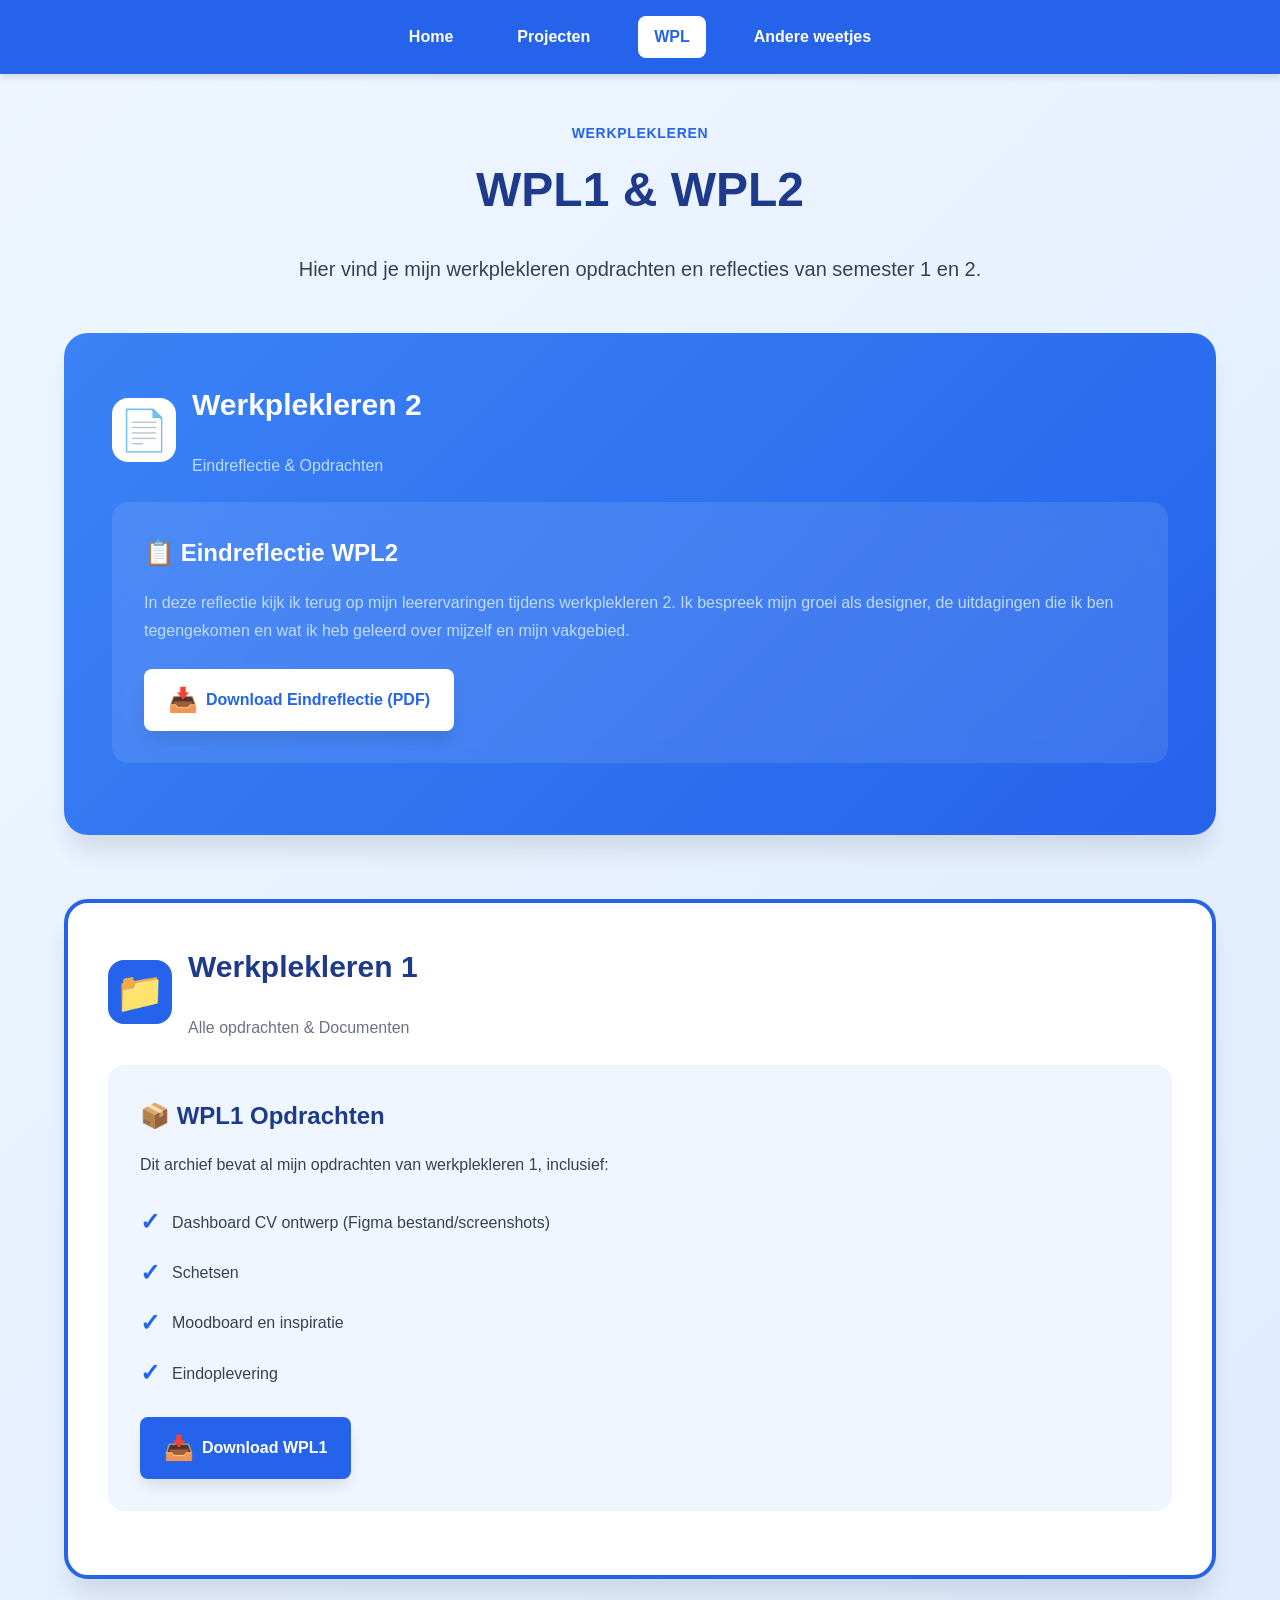
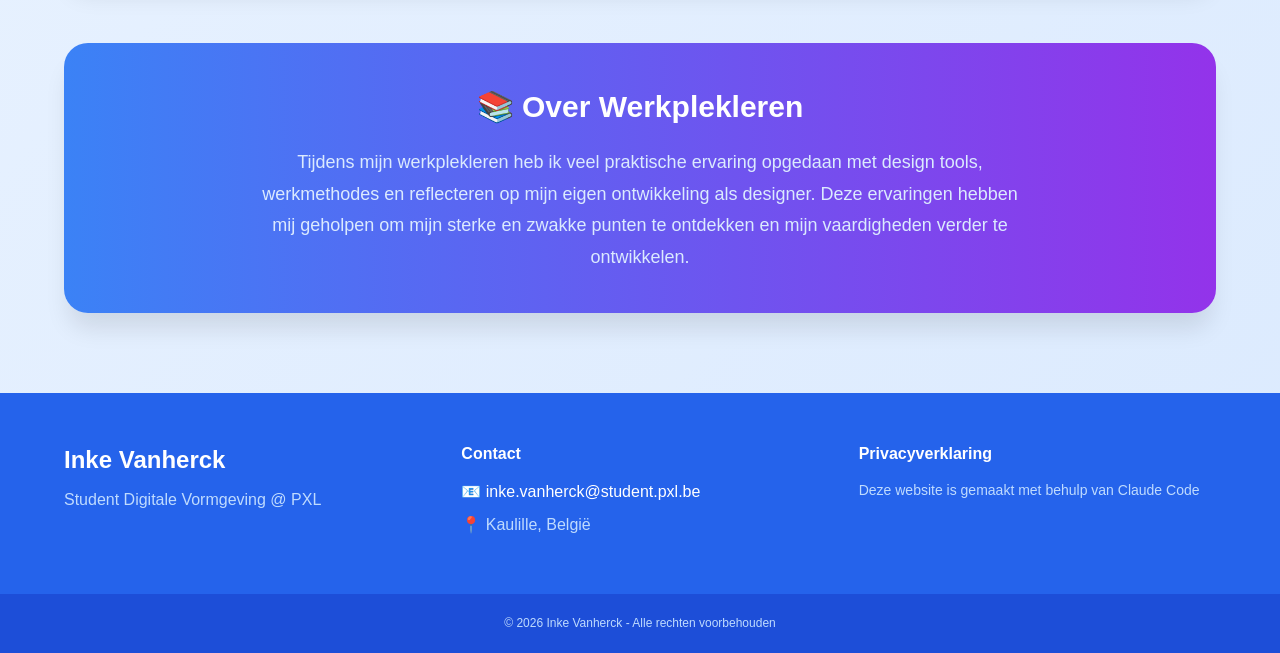
<file: portfolio/WPL.html>
<!DOCTYPE html>
<html lang="nl">
<head>
    <meta charset="UTF-8">
    <meta name="viewport" content="width=device-width, initial-scale=1.0">
    <title>Inke Vanherck - WPL</title>
    <link rel="stylesheet" href="portfolioInke.css">
</head>
<body>
<!-- Navigation -->
<nav class="navbar">
    <div class="nav-container">
        <a href="../index.html" class="nav-link">Home</a>
        <a href="projecten.html" class="nav-link">Projecten</a>
        <a href="WPL.html" class="nav-link active">WPL</a>
        <a href="andereweetjes.html" class="nav-link">Andere weetjes</a>
    </div>
</nav>

<!-- Content -->
<main class="main-container">
    <!-- Header -->
    <section class="page-header">
        <p class="label">Werkplekleren</p>
        <h1>WPL1 & WPL2</h1>
        <p class="page-intro">Hier vind je mijn werkplekleren opdrachten en reflecties van semester 1 en 2.</p>
    </section>

    <!-- WPL2 Section -->
    <section class="wpl-section blue-gradient-section">
        <div class="wpl-header">
            <div class="wpl-icon">📄</div>
            <div>
                <h2>Werkplekleren 2</h2>
                <p class="wpl-subtitle">Eindreflectie & Opdrachten</p>
            </div>
        </div>

        <div class="wpl-content-box">
            <h3>📋 Eindreflectie WPL2</h3>
            <p class="wpl-description">In deze reflectie kijk ik terug op mijn leerervaringen tijdens werkplekleren 2. Ik bespreek mijn groei als designer, de uitdagingen die ik ben tegengekomen en wat ik heb geleerd over mijzelf en mijn vakgebied.</p>
            <div class="download-section">
                <a href="./image/Opdracht%20eindreflectie%20WPL2_Vanherck_Inke.pdf" class="btn-download">
                    <span class="btn-icon">📥</span>
                    Download Eindreflectie (PDF)
                </a>
            </div>
        </div>


    </section>

    <!-- WPL1 Section -->
    <section class="wpl-section white-card bordered">
        <div class="wpl-header">
            <div class="wpl-icon blue-bg">📁</div>
            <div>
                <h2 class="blue-text">Werkplekleren 1</h2>
                <p class="wpl-subtitle gray-text">Alle opdrachten & Documenten</p>
            </div>
        </div>

        <div class="wpl1-content">
            <h3 class="blue-text">📦 WPL1 Opdrachten</h3>
            <p class="content-description">Dit archief bevat al mijn opdrachten van werkplekleren 1, inclusief:</p>
            <ul class="checklist">
                <li>Dashboard CV ontwerp (Figma bestand/screenshots)</li>
                <li>Schetsen </li>
                <li>Moodboard en inspiratie</li>
                <li>Eindoplevering</li>
            </ul>
            <div class="download-section">
                <a href="./image/Werkplekleren%201_dashboardproject.pdf" class="btn-download blue">
                    <span class="btn-icon">📥</span>
                    Download WPL1
                </a>

            </div>
        </div>


    </section>

    <!-- Extra Info Section -->
    <section class="info-section gradient-purple">
        <div class="info-content">
            <h3>📚 Over Werkplekleren</h3>
            <p>Tijdens mijn werkplekleren heb ik veel praktische ervaring opgedaan met design tools, werkmethodes en reflecteren op mijn eigen ontwikkeling als designer. Deze ervaringen hebben mij geholpen om mijn sterke en zwakke punten te ontdekken en mijn vaardigheden verder te ontwikkelen.</p>
        </div>
    </section>
</main>

<!-- Footer -->
<footer class="footer">
    <div class="footer-content">
        <div class="footer-column">
            <h3>Inke Vanherck</h3>
            <p>Student Digitale Vormgeving @ PXL</p>
        </div>
        <div class="footer-column">
            <h4>Contact</h4>
            <p>📧 <a href="mailto:inke.vanherck@student.pxl.be">inke.vanherck@student.pxl.be</a></p>
            <p>📍 Kaulille, België</p>
        </div>
        <div class="footer-column">
            <h4>Privacyverklaring</h4>
            <p class="small-text">Deze website is gemaakt met behulp van Claude Code</p>
        </div>
    </div>
    <div class="footer-bottom">
        &copy; 2026 Inke Vanherck - Alle rechten voorbehouden
    </div>
</footer>
</body>
</html>
</file>
<file: portfolio/portfolioInke.css>
/* ===== RESET & BASIS ===== */
* {
    margin: 0;
    padding: 0;
    box-sizing: border-box;
}

body {
    font-family: Arial, sans-serif;
    background: linear-gradient(135deg, #eff6ff 0%, #dbeafe 100%);
    color: #1e3a8a;
    min-height: 100vh;
    line-height: 1.6;
}

/* ===== NAVIGATIE ===== */
.navbar {
    position: sticky;
    top: 0;
    z-index: 1000;
    background-color: #2563eb;
    box-shadow: 0 4px 6px rgba(0, 0, 0, 0.1);
}

.nav-container {
    max-width: 1200px;
    margin: 0 auto;
    padding: 1rem 1.5rem;
    display: flex;
    justify-content: center;
    gap: 2rem;
}

.nav-link {
    color: white;
    text-decoration: none;
    padding: 0.5rem 1rem;
    border-radius: 0.5rem;
    font-weight: 600;
    transition: all 0.3s ease;
}

.nav-link:hover {
    background-color: #1d4ed8;
}

.nav-link.active {
    background-color: white;
    color: #2563eb;
}

/* ===== MAIN CONTAINER ===== */
.main-container {
    max-width: 1200px;
    margin: 3rem auto;
    padding: 0 1.5rem;
}

/* ===== LABELS & TITELS ===== */
.label {
    font-size: 0.875rem;
    font-weight: 700;
    color: #2563eb;
    text-transform: uppercase;
    letter-spacing: 0.05em;
    margin-bottom: 0.5rem;
}

h1 {
    font-size: 3rem;
    font-weight: 700;
    color: #1e3a8a;
    margin-bottom: 1.5rem;
}

h2 {
    font-size: 1.875rem;
    font-weight: 700;
    color: white;
    margin-bottom: 1.5rem;
}

h3 {
    font-size: 1.5rem;
    font-weight: 700;
    margin-bottom: 1rem;
}

/* ===== SECTIE STYLING ===== */
.section {
    margin-bottom: 4rem;
}

.section-title-left {
    font-size: 1.875rem;
    font-weight: 700;
    color: #1e3a8a;
    margin-bottom: 1.5rem;
}

.section-title-right {
    font-size: 1.875rem;
    font-weight: 700;
    color: #1e3a8a;
    margin-bottom: 1.5rem;
    text-align: right;
}

.section-title-left.large {
    font-size: 2.5rem;
}

/* ===== HERO SECTION ===== */
.hero-section {
    background-color: white;
    border-radius: 1.5rem;
    box-shadow: 0 20px 25px -5px rgba(0, 0, 0, 0.1);
    padding: 3rem;
    margin-bottom: 4rem;
}

.profile-grid {
    display: grid;
    grid-template-columns: 1fr 1fr;
    gap: 3rem;
    align-items: center;
}

.profile-text p {
    color: #374151;
    font-size: 1.125rem;
    line-height: 1.75;
}

.profile-image {
    width: 15rem;
    height: 20rem;
    border-radius: 1.5rem;
    box-shadow: 0 25px 50px -12px rgba(0, 0, 0, 0.25);
    display: flex;
    align-items: center;
    justify-content: center;
    color: white;
    font-size: 4rem;
    font-weight: 700;
}

/* ===== BLUE GRADIENT SECTION ===== */
.blue-gradient-section {
    background: linear-gradient(135deg, #3b82f6 0%, #2563eb 100%);
    border-radius: 1.5rem;
    box-shadow: 0 20px 25px -5px rgba(0, 0, 0, 0.1);
    padding: 3rem;
    color: white;
    margin-bottom: 4rem;
}

.motivation-item {
    display: flex;
    gap: 1rem;
    margin-bottom: 1.5rem;
}

.icon-box {
    width: 3rem;
    height: 3rem;
    background-color: #93c5fd;
    border-radius: 0.75rem;
    flex-shrink: 0;
}

.motivation-item p {
    font-size: 1.125rem;
    line-height: 1.75;
}

/* ===== BLUE BOX ===== */
.blue-box {
    background-color: #2563eb;
    border-radius: 1.5rem;
    box-shadow: 0 20px 25px -5px rgba(0, 0, 0, 0.1);
    padding: 2.5rem;
    color: white;
}

/* ===== DIPLOMA ROW ===== */
.diploma-row {
    display: grid;
    grid-template-columns: auto 1fr auto auto;
    gap: 1.5rem;
    align-items: center;
    margin-bottom: 1.5rem;
}

.diploma-row:last-child {
    margin-bottom: 0;
}

.emoji {
    font-size: 3rem;
}

.diploma-title {
    font-weight: 700;
    font-size: 1.25rem;
}

.diploma-subtitle {
    color: #bfdbfe;
}

.diploma-school {
    color: #bfdbfe;
}

.diploma-date {
    font-weight: 600;
}

/* ===== 3-KOLOMMEN GRID ===== */
.grid-3 {
    display: grid;
    grid-template-columns: repeat(3, 1fr);
    gap: 2rem;
    text-align: center;
}

.grid-item {
    flex: 1;
}

.grid-icon {
    width: 8rem;
    height: 8rem;
    background-color: #60a5fa;
    border-radius: 1rem;
    margin: 0 auto 1rem;
    display: flex;
    align-items: center;
    justify-content: center;
    font-size: 3rem;
}

.grid-title {
    font-weight: 700;
    font-size: 1.125rem;
    margin-bottom: 0.25rem;
}

.grid-subtitle {
    color: #bfdbfe;
}

.grid-text {
    color: #bfdbfe;
    font-size: 0.875rem;
    margin-top: 0.5rem;
}

/* ===== TWO COLUMN GRID ===== */
.two-column-grid {
    display: grid;
    grid-template-columns: 1fr 1fr;
    gap: 2rem;
    margin-bottom: 4rem;
}

/* ===== WHITE CARD ===== */
.white-card {
    background-color: white;
    border-radius: 1.5rem;
    box-shadow: 0 20px 25px -5px rgba(0, 0, 0, 0.1);
    padding: 2.5rem;
}

.white-card h2 {
    font-size: 1.875rem;
    font-weight: 700;
    color: #1e3a8a;
    margin-bottom: 1.5rem;
}

.white-card.bordered {
    border: 4px solid #2563eb;
}

/* ===== SKILL LIST ===== */
.skill-list {
    list-style: none;
}

.skill-list li {
    font-size: 1.125rem;
    color: #374151;
    margin-bottom: 1rem;
    padding-left: 1.5rem;
    position: relative;
}

.skill-list li::before {
    content: "•";
    position: absolute;
    left: 0;
    color: #2563eb;
    font-size: 1.875rem;
}

/* ===== INNER BLUE BOX ===== */
.inner-blue-box {
    background-color: #2563eb;
    border-radius: 1rem;
    padding: 1.5rem;
    color: white;
}

.inner-blue-box p {
    line-height: 1.75;
}

/* ===== PAGE HEADER ===== */
.page-header {
    text-align: center;
    margin-bottom: 3rem;
}

.page-intro {
    font-size: 1.25rem;
    color: #374151;
    max-width: 48rem;
    margin: 0 auto;
}

/* ===== PROJECT CARD ===== */
.project-card {
    margin-bottom: 3rem;
}

.project-grid {
    display: grid;
    grid-template-columns: 1fr 1fr;
    gap: 2.5rem;
    align-items: center;
}

.project-grid.reverse {
    direction: rtl;
}

.project-grid.reverse > * {
    direction: ltr;
}

.project-text p {
    line-height: 1.75;
    margin-bottom: 1rem;
}

.project-tools {
    font-weight: 600;
    margin-top: 1rem;
}

.project-image {
    display: flex;
    justify-content: center;
}
.UI-image{
    width: 35rem;
    height: 10rem;
    border-radius: 1.5rem;
    box-shadow: 0 25px 50px -12px rgba(0, 0, 0, 0.25);
    display: flex;
    align-items: center;
    justify-content: center;
    color: white;
    font-size: 4rem;
    font-weight: 700;
}

.branding-image{
    width: 30rem;
    height: 20rem;
    border-radius: 1.5rem;
    box-shadow: 0 25px 50px -12px rgba(0, 0, 0, 0.25);
    display: flex;
    align-items: center;
    justify-content: center;
    color: white;
    font-size: 4rem;
    font-weight: 700;
}

.scripting-image{
    width: 30rem;
    height: 20rem;
    border-radius: 1.5rem;
    box-shadow: 0 25px 50px -12px rgba(0, 0, 0, 0.25);
    display: flex;
    align-items: center;
    justify-content: center;
    color: white;
    font-size: 4rem;
    font-weight: 700;
}

.baltropical-image{
    width: 25rem;
    height: 25rem;
    border-radius: 1.5rem;
    box-shadow: 0 25px 50px -12px rgba(0, 0, 0, 0.25);
    display: flex;
    align-items: center;
    justify-content: center;
    color: white;
    font-size: 4rem;
    font-weight: 700;
}
.chiro-image{
    width: 10rem;
    height: 10rem;
    border-radius: 1.5rem;
    box-shadow: 0 25px 50px -12px rgba(0, 0, 0, 0.25);
    display: flex;
    align-items: center;
    justify-content: center;
    color: white;
    font-size: 4rem;
    font-weight: 700;
}
.banner-image{
    width: 25rem;
    height: 10rem;
    border-radius: 1.5rem;
    box-shadow: 0 25px 50px -12px rgba(0, 0, 0, 0.25);
    display: flex;
    align-items: center;
    justify-content: center;
    color: white;
    font-size: 4rem;
    font-weight: 700;
}
.website-image{
    width: 20rem;
    height: 70rem;
    border-radius: 1.5rem;
    box-shadow: 0 25px 50px -12px rgba(0, 0, 0, 0.25);
    display: flex;
    align-items: center;
    justify-content: center;
    color: white;
    font-size: 4rem;
    font-weight: 700;
}
.image-placeholder {
    width: 100%;
    max-width: 28rem;
    height: 20rem;
    background: linear-gradient(135deg, #93c5fd 0%, #3b82f6 100%);
    border-radius: 1rem;
    box-shadow: 0 10px 15px -3px rgba(0, 0, 0, 0.1);
    display: flex;
    align-items: center;
    justify-content: center;
    color: white;
    font-size: 2.25rem;
    font-weight: 700;
}

.image-placeholder-dashed {
    width: 100%;
    max-width: 28rem;
    height: 20rem;
    background: linear-gradient(135deg, #bfdbfe 0%, #60a5fa 100%);
    border-radius: 1rem;
    border: 4px dashed white;
    display: flex;
    flex-direction: column;
    align-items: center;
    justify-content: center;
    color: white;
}

.upload-icon {
    font-size: 4rem;
    margin-bottom: 1rem;
}

.image-placeholder-dashed p {
    font-size: 1.25rem;
    font-weight: 600;
}

.special-project {
    border: 4px solid #60a5fa;
}

.editable-content {
    background-color: #3b82f6;
    border-radius: 1rem;
    padding: 1.5rem;
    margin-bottom: 1rem;
}

.editable-content p {
    font-style: italic;
}

/* ===== PERSONAL PROJECT CARD ===== */
.personal-project-card {
    background-color: white;
    border-radius: 1.5rem;
    box-shadow: 0 20px 25px -5px rgba(0, 0, 0, 0.1);
    padding: 2.5rem;
    border: 4px solid #2563eb;
    position: relative;
}

.personal-badge {
    position: absolute;
    top: -1rem;
    left: 2.5rem;
    background-color: #60a5fa;
    color: white;
    padding: 0.5rem 1.5rem;
    border-radius: 9999px;
    font-weight: 700;
    font-size: 0.75rem;
    text-transform: uppercase;
}

.personal-project-card h3 {
    font-size: 1.875rem;
    font-weight: 700;
    color: #1e3a8a;
    margin-bottom: 1rem;
}

.personal-project-card .text-content {
    color: #374151;
    line-height: 1.75;
}

.personal-project-card .text-content p {
    margin-bottom: 1rem;
}

.emphasis {
    font-weight: 600;
}

.btn-instagram {
    display: inline-block;
    background-color: #2563eb;
    color: white;
    padding: 0.75rem 1.5rem;
    border-radius: 0.5rem;
    font-weight: 600;
    text-decoration: none;
    margin-top: 1rem;
    transition: background-color 0.3s ease;
}

.btn-instagram:hover {
    background-color: #1d4ed8;
}

.gradient-orange {
    background: linear-gradient(135deg, #fb923c 0%, #ec4899 100%);
}

/* ===== WEETJE CARDS ===== */
.weetje-card {
    margin-bottom: 3rem;
}

.weetje-grid {
    display: grid;
    grid-template-columns: 1fr 1fr;
    gap: 2.5rem;
    align-items: center;
}

.weetje-grid.reverse {
    direction: rtl;
}

.weetje-grid.reverse > * {
    direction: ltr;
}

.weetje-text .text-content p {
    line-height: 1.75;
    margin-bottom: 1rem;
}

.weetje-image {
    display: flex;
    justify-content: center;
}

.weetje-image .panda-image{
    width: 50%;
    max-width: 24rem;
    height: 20rem;
    border-radius: 10px;
}

.oostenrijk-image{
    width: 40%;
    max-width: 24rem;
    height: 20rem;
    border-radius: 10px;
}

.gradient-gray {
    background: linear-gradient(135deg, #4b5563 0%, #1f2937 100%);
}

.gradient-mountain {
    background: linear-gradient(135deg, #16a34a 0%, #1e40af 100%);
}

/* ===== WPL PAGE ===== */
.wpl-section {
    margin-bottom: 4rem;
}

.wpl-header {
    display: flex;
    align-items: center;
    gap: 1rem;
    margin-bottom: 1.5rem;
}

.wpl-icon {
    width: 4rem;
    height: 4rem;
    background-color: white;
    border-radius: 1rem;
    display: flex;
    align-items: center;
    justify-content: center;
    font-size: 2.5rem;
}

.wpl-icon.blue-bg {
    background-color: #2563eb;
}

.wpl-subtitle {
    color: #bfdbfe;
    font-size: 1rem;
}

.blue-text {
    color: #1e3a8a;
}

.gray-text {
    color: #6b7280;
}

.wpl-content-box {
    background-color: rgba(255, 255, 255, 0.1);
    backdrop-filter: blur(10px);
    border-radius: 1rem;
    padding: 2rem;
    margin-bottom: 1.5rem;
}

.wpl-description {
    color: #bfdbfe;
    margin-bottom: 1.5rem;
    line-height: 1.75;
}

.download-section {
    display: flex;
    align-items: center;
    gap: 1rem;
}

.btn-download {
    display: inline-flex;
    align-items: center;
    gap: 0.5rem;
    background-color: white;
    color: #2563eb;
    padding: 0.75rem 1.5rem;
    border-radius: 0.5rem;
    font-weight: 600;
    text-decoration: none;
    box-shadow: 0 10px 15px -3px rgba(0, 0, 0, 0.1);
    transition: all 0.3s ease;
}

.btn-download:hover {
    background-color: #eff6ff;
}

.btn-download.blue {
    background-color: #2563eb;
    color: white;
}

.btn-download.blue:hover {
    background-color: #1d4ed8;
}

.btn-icon {
    font-size: 1.5rem;
}

.hint-text {
    font-size: 0.875rem;
    color: #bfdbfe;
    font-style: italic;
}

.hint-text.gray {
    color: #6b7280;
}

.tip-box {
    background-color: rgba(37, 99, 235, 0.3);
    backdrop-filter: blur(10px);
    border-radius: 1rem;
    border: 2px dashed rgba(255, 255, 255, 0.3);
    padding: 2rem;
    text-align: center;
}

.tip-box.blue-bg {
    background-color: #dbeafe;
    border-color: #60a5fa;
}

.tip-box p {
    font-size: 1.125rem;
}

.wpl1-content {
    background-color: #eff6ff;
    border-radius: 1rem;
    padding: 2rem;
    margin-bottom: 1.5rem;
}

.content-description {
    color: #374151;
    margin-bottom: 1.5rem;
    line-height: 1.75;
}

.checklist {
    list-style: none;
    margin-bottom: 1.5rem;
}

.checklist li {
    display: flex;
    align-items: center;
    gap: 0.75rem;
    color: #374151;
    margin-bottom: 0.75rem;
}

.checklist li::before {
    content: "✓";
    color: #2563eb;
    font-size: 1.5rem;
    font-weight: 700;
}

.info-section {
    background: linear-gradient(90deg, #3b82f6 0%, #9333ea 100%);
    border-radius: 1.5rem;
    box-shadow: 0 20px 25px -5px rgba(0, 0, 0, 0.1);
    padding: 2.5rem;
    color: white;
}

.info-content {
    max-width: 48rem;
    margin: 0 auto;
    text-align: center;
}

.info-content h3 {
    font-size: 1.875rem;
    margin-bottom: 1rem;
}

.info-content p {
    font-size: 1.125rem;
    line-height: 1.75;
    color: #dbeafe;
}

.gradient-purple {
    background: linear-gradient(90deg, #3b82f6 0%, #9333ea 100%);
}

/* ===== FOOTER ===== */
.footer {
    background-color: #2563eb;
    color: white;
    margin-top: 5rem;
}

.footer-content {
    max-width: 1200px;
    margin: 0 auto;
    padding: 3rem 1.5rem;
    display: grid;
    grid-template-columns: repeat(3, 1fr);
    gap: 2.5rem;
}

.footer-column h3 {
    font-size: 1.5rem;
    margin-bottom: 0.5rem;
}

.footer-column h4 {
    font-weight: 700;
    margin-bottom: 0.75rem;
}

.footer-column p {
    color: #bfdbfe;
    margin-bottom: 0.5rem;
}

.footer-column a {
    color: white;
    text-decoration: none;
}

.footer-column a:hover {
    text-decoration: underline;
}

.small-text {
    font-size: 0.875rem;
}

.footer-bottom {
    background-color: #1d4ed8;
    text-align: center;
    padding: 1.25rem;
    font-size: 0.75rem;
    color: #bfdbfe;
}

/* ===== RESPONSIVE DESIGN ===== */
@media (max-width: 768px) {
    .nav-container {
        flex-direction: column;
        gap: 0.5rem;
    }

    h1 {
        font-size: 2rem;
    }

    .profile-grid,
    .project-grid,
    .project-grid.reverse,
    .weetje-grid,
    .weetje-grid.reverse,
    .two-column-grid {
        grid-template-columns: 1fr;
        direction: ltr;
    }

    .grid-3 {
        grid-template-columns: 1fr;
    }

    .image-box {
        width: 100%;
        height: 16rem;
        margin: 0 auto;
    }

    .footer-content {
        grid-template-columns: 1fr;
        text-align: center;
    }

    .diploma-row {
        grid-template-columns: 1fr;
        text-align: center;
    }

    .wpl-header {
        flex-direction: column;
        text-align: center;
    }
}
</file>
